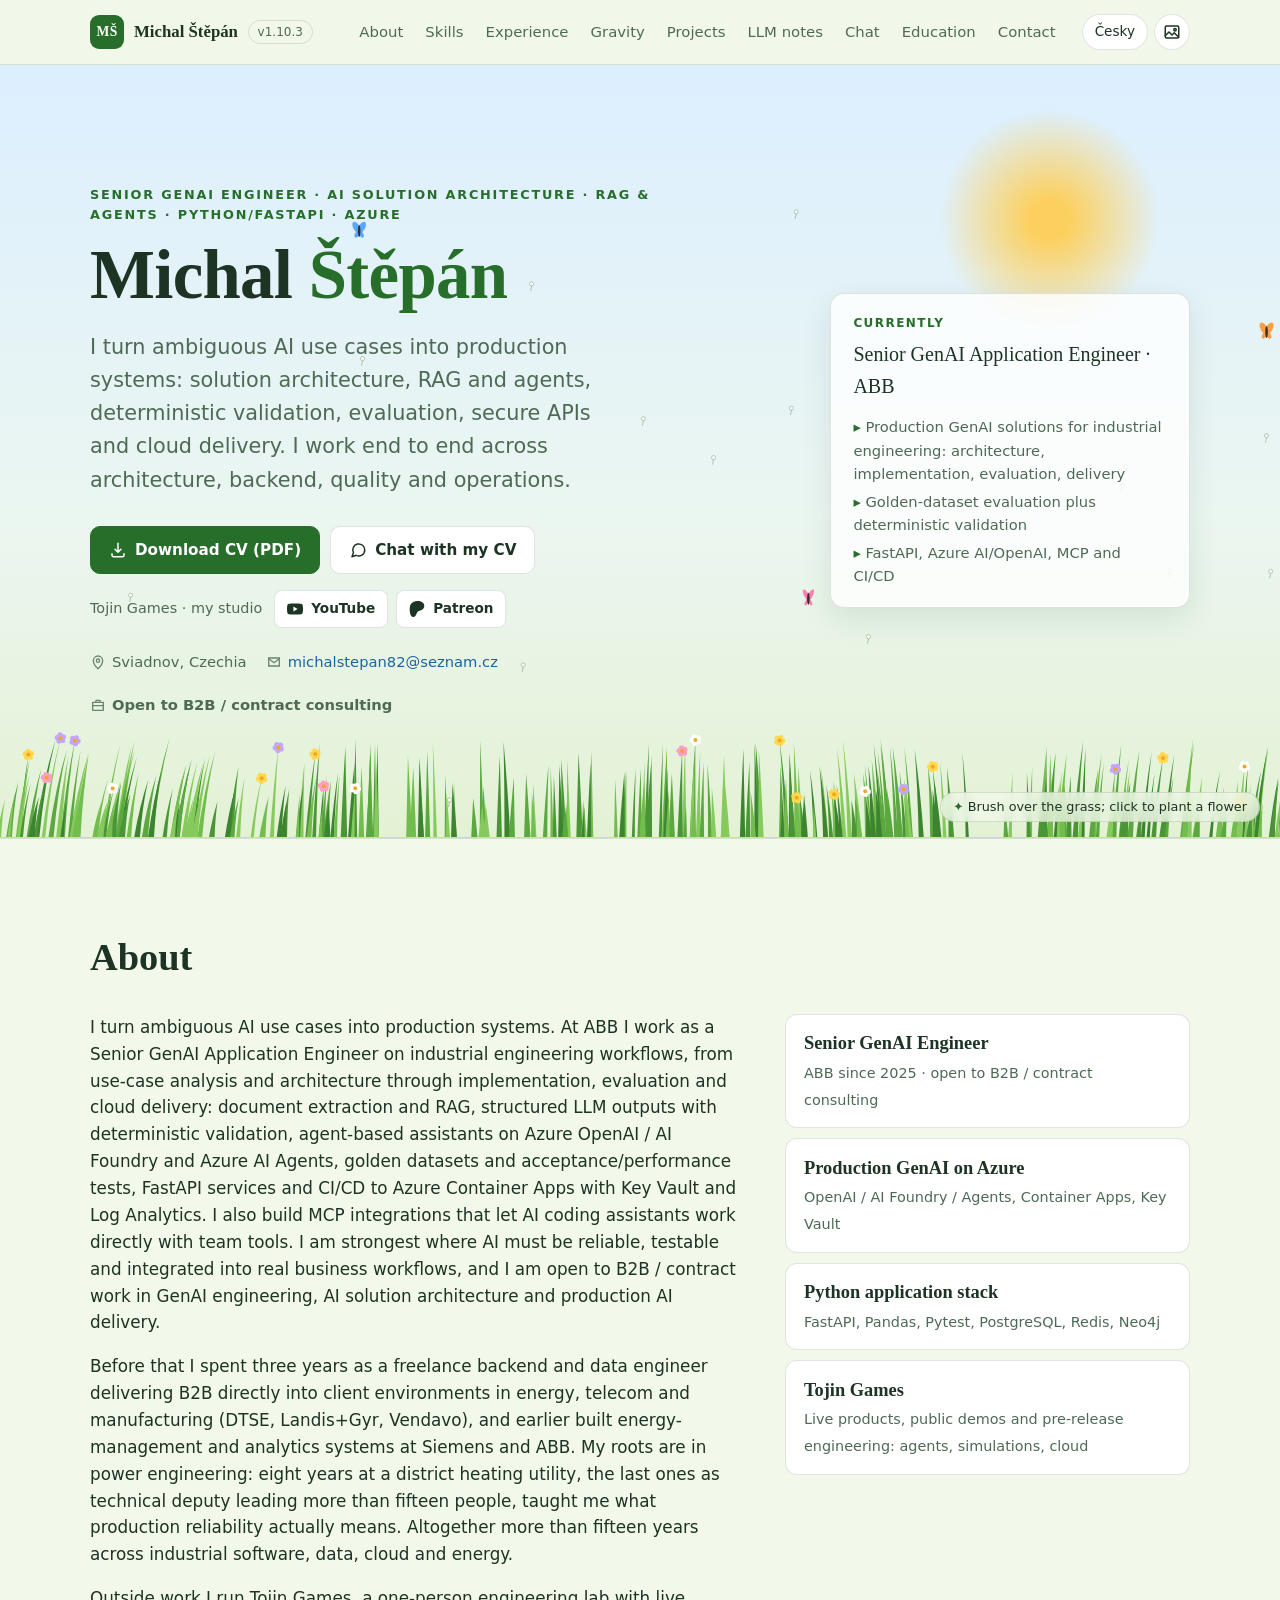
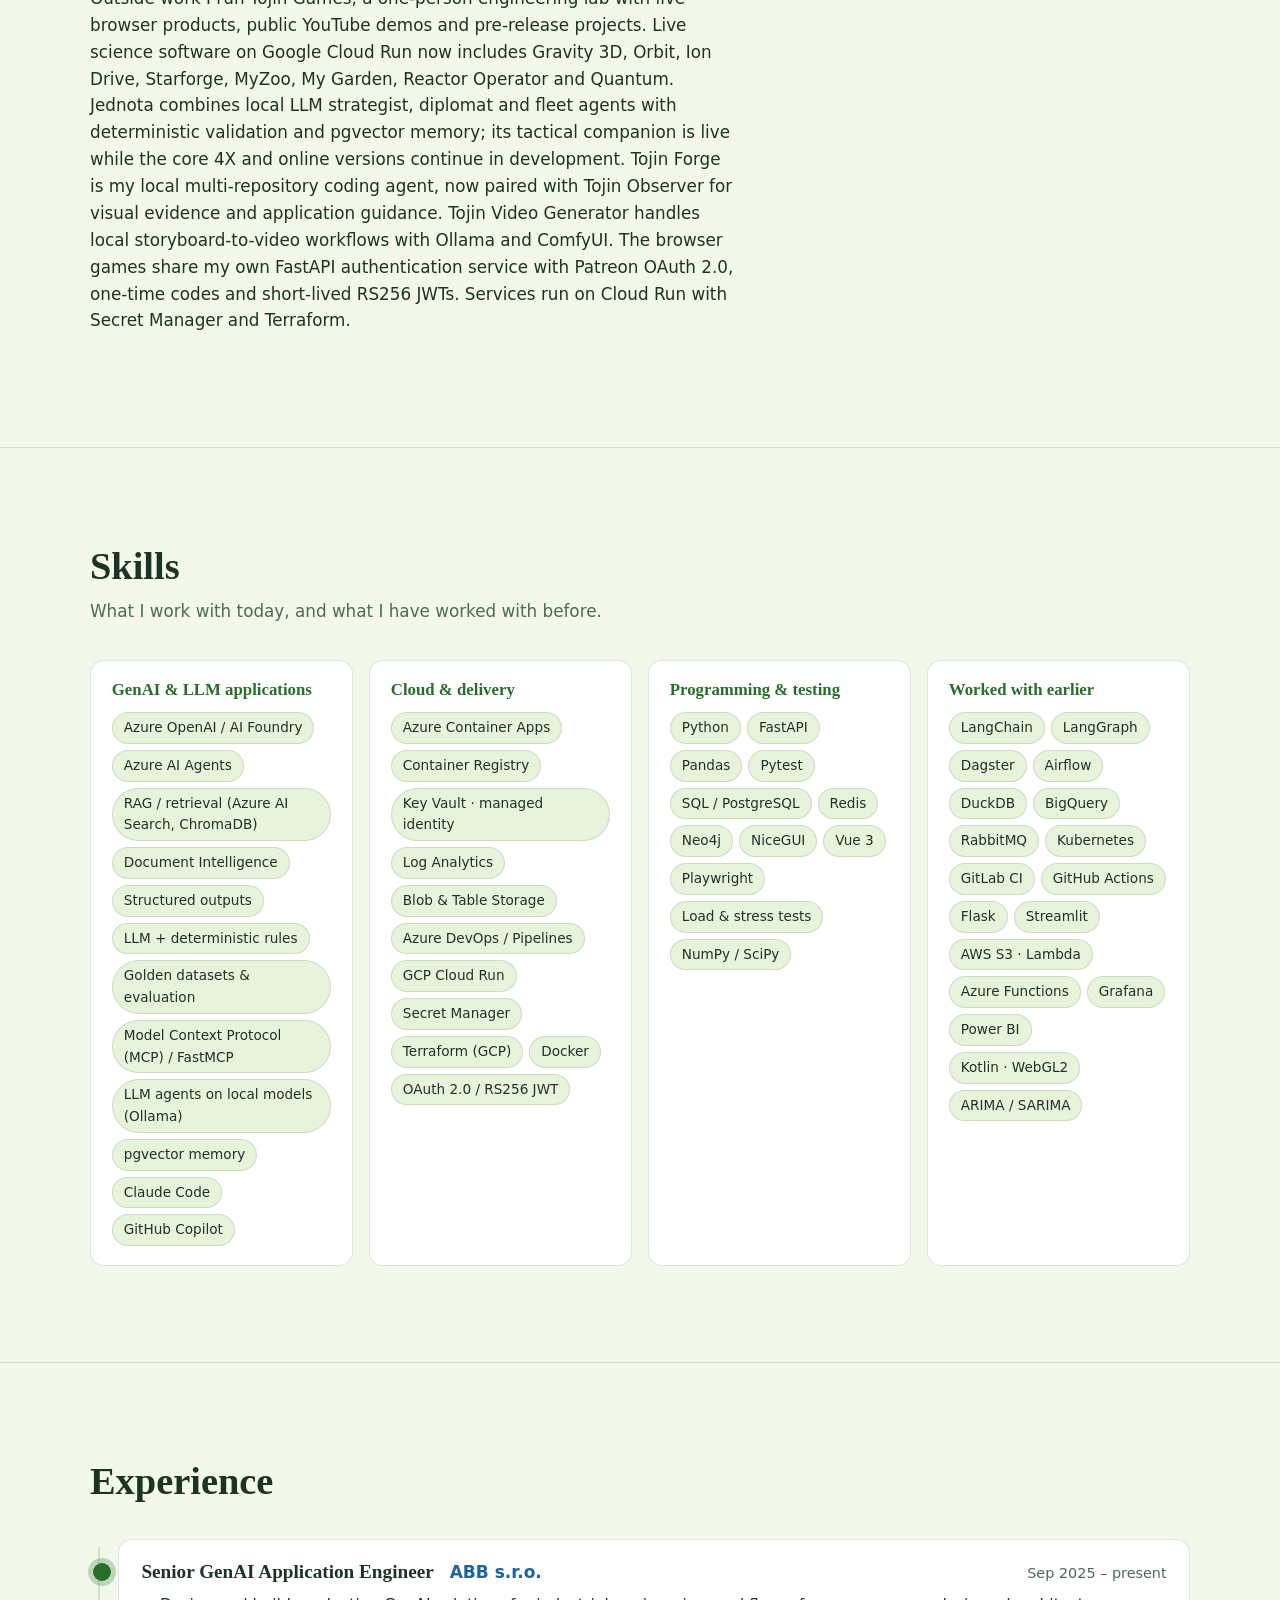
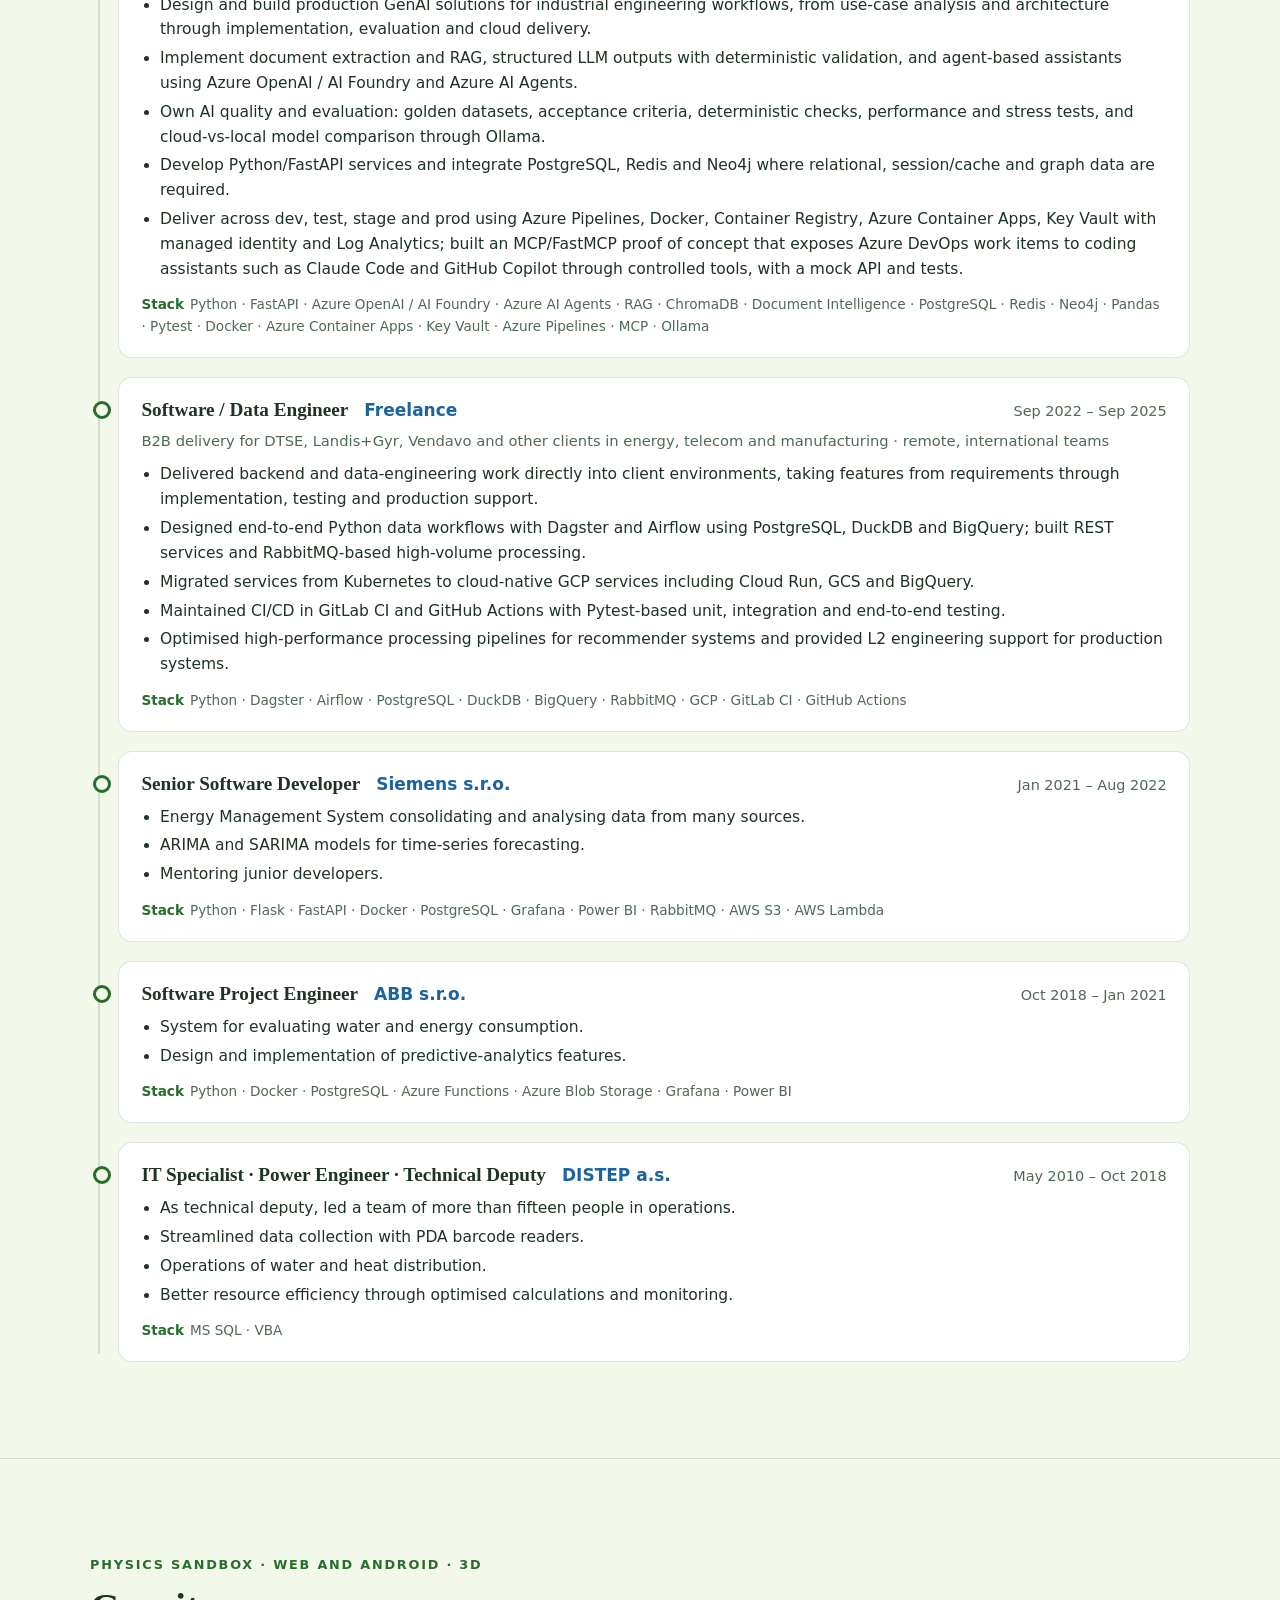
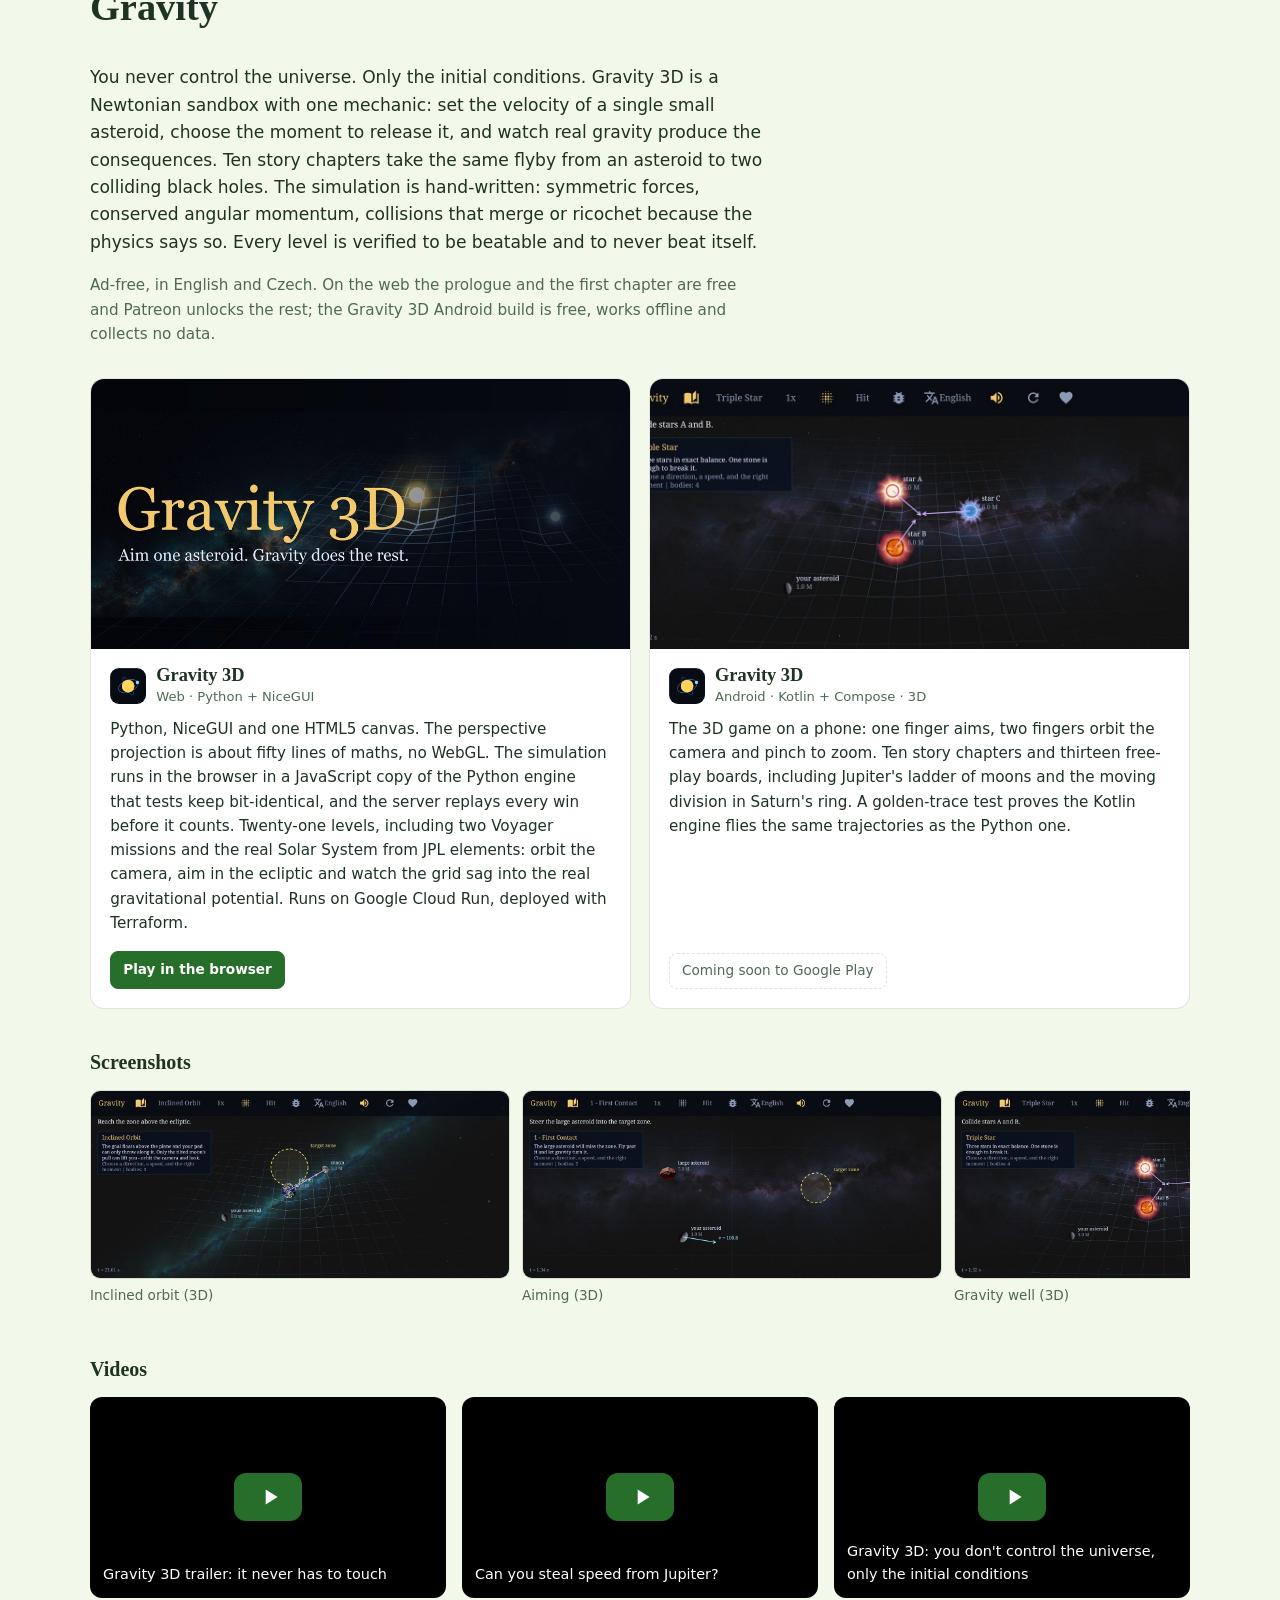
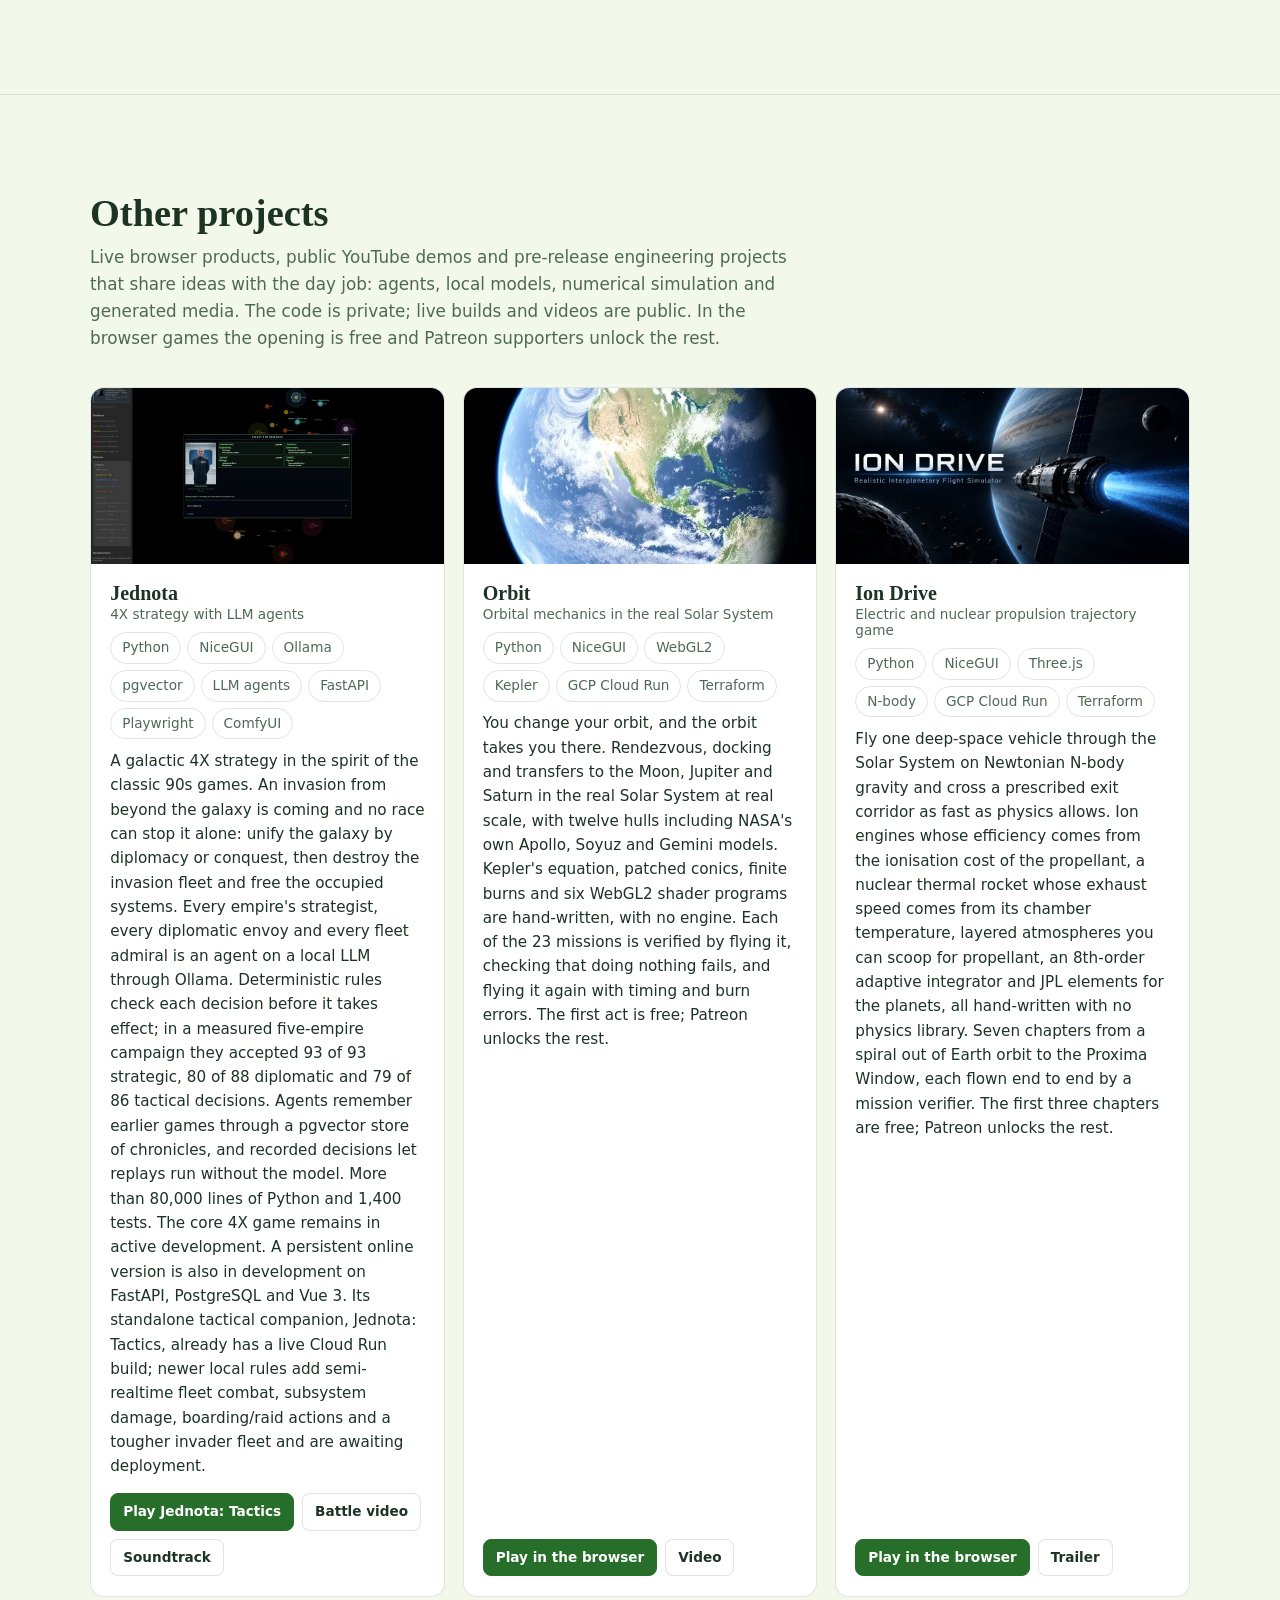
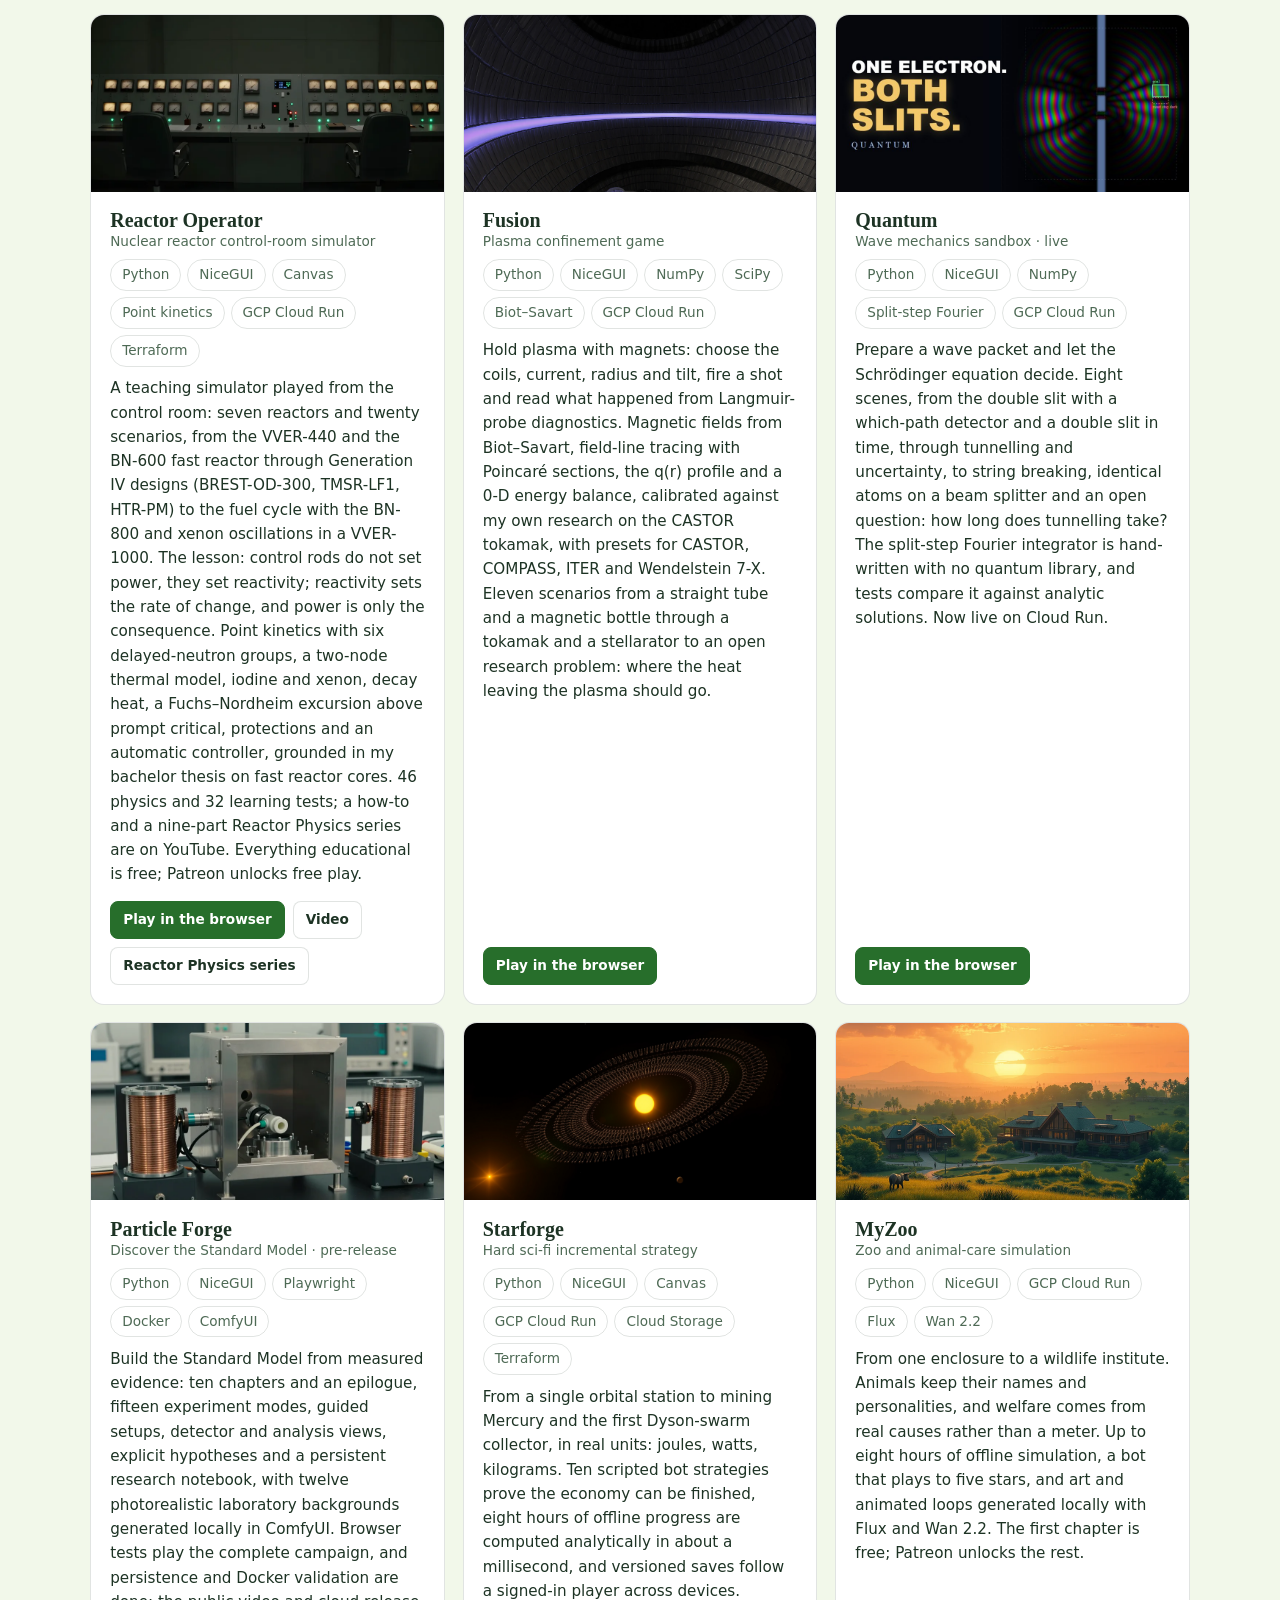
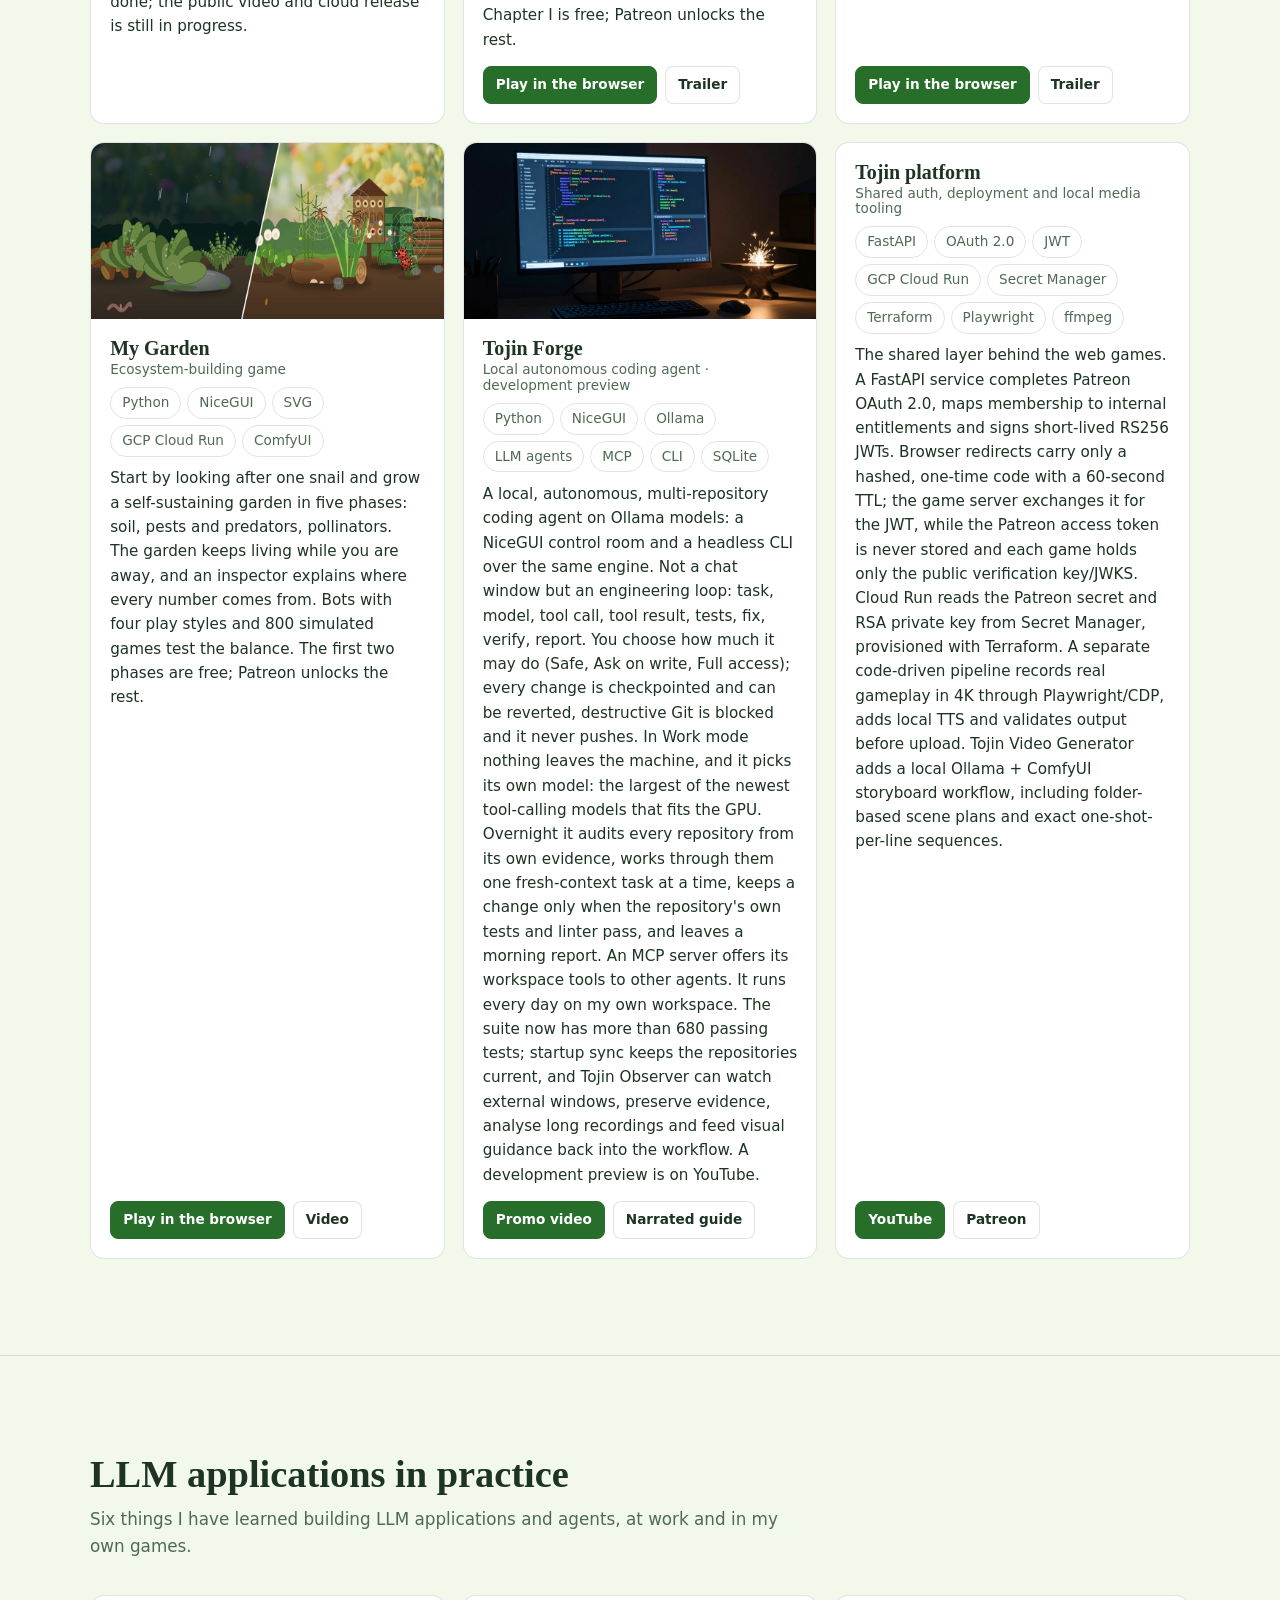
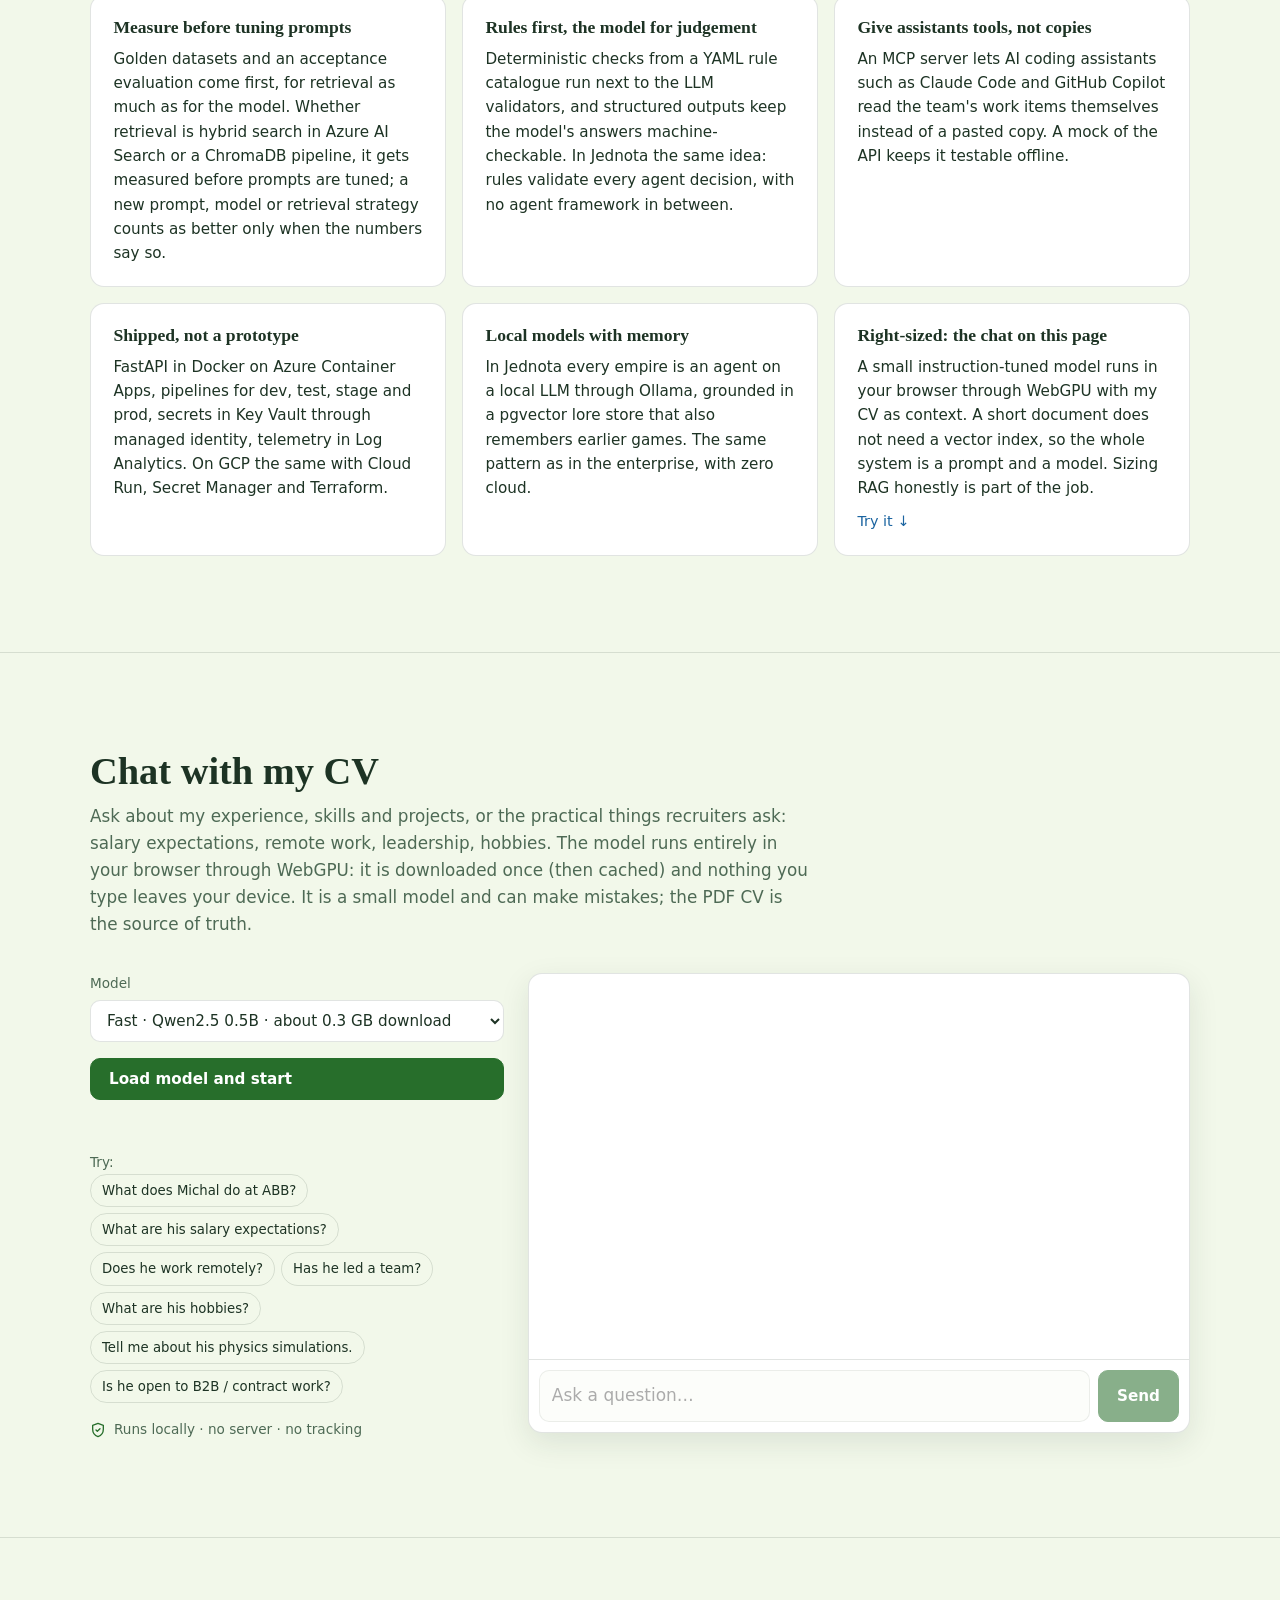
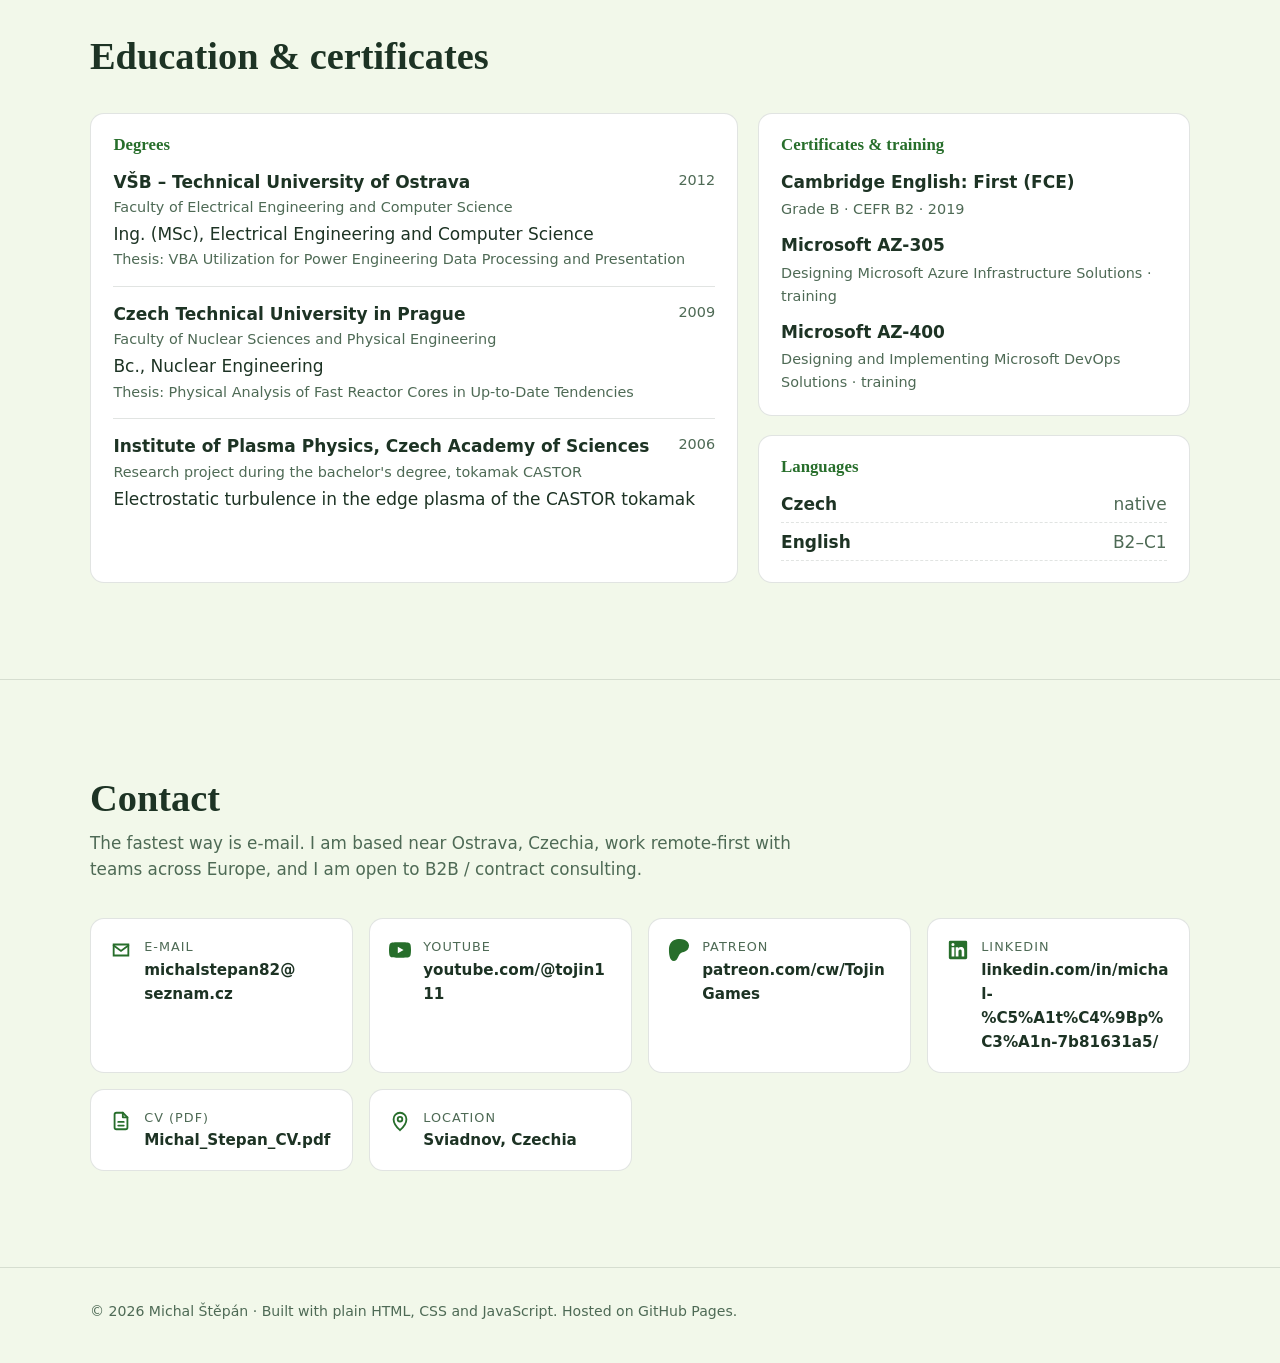
<file: index.html>
<!DOCTYPE html>
<html lang="en" data-bg="meadow">
<head>
  <meta charset="utf-8">
  <meta http-equiv="Content-Security-Policy" content="default-src 'none'; script-src 'self' 'wasm-unsafe-eval'; style-src 'self' 'unsafe-inline' https://fonts.googleapis.com; font-src https://fonts.gstatic.com; img-src 'self' data: blob: https://i.ytimg.com; media-src 'self' blob:; frame-src https://www.youtube-nocookie.com; connect-src 'self' https://huggingface.co https://*.huggingface.co https://*.hf.co https://raw.githubusercontent.com; worker-src 'self' blob:; base-uri 'none'; form-action 'none'; object-src 'none'">
  <meta name="viewport" content="width=device-width, initial-scale=1">
  <title>Michal Štěpán · Senior GenAI Engineer · AI Solution Architecture</title>
  <meta name="description" content="Michal Štěpán turns ambiguous AI use cases into production systems: AI solution architecture, RAG and agents, deterministic validation, golden-dataset evaluation, MCP, FastAPI and delivery on Azure and GCP. Open to B2B / contract consulting.">
  <meta name="author" content="Michal Štěpán">
  <meta name="theme-color" content="#f2f8ea">
  <meta property="og:type" content="website">
  <meta property="og:title" content="Michal Štěpán · Senior GenAI Engineer · AI Solution Architecture">
  <meta property="og:description" content="AI solution architecture and production GenAI: RAG and agents, evaluation, deterministic validation, MCP, FastAPI, Azure and GCP. Open to B2B / contract consulting.">
  <meta property="og:image" content="assets/img/gravity-3d-feature.jpg">
  <link rel="icon" href="data:image/svg+xml,%3Csvg%20xmlns='http://www.w3.org/2000/svg'%20viewBox='0%200%2064%2064'%3E%3Crect%20width='64'%20height='64'%20rx='14'%20fill='%23f1c55c'/%3E%3Ctext%20x='32'%20y='43'%20font-family='Georgia,serif'%20font-weight='700'%20font-size='30'%20text-anchor='middle'%20fill='%231a1408'%3EM%C5%A0%3C/text%3E%3C/svg%3E">
  <script src="assets/js/bg_init.js"></script>
  <link rel="preconnect" href="https://fonts.googleapis.com">
  <link rel="preconnect" href="https://fonts.gstatic.com" crossorigin>
  <link href="https://fonts.googleapis.com/css2?family=Inter:wght@400;600&family=Lora:wght@600;700&display=swap" rel="stylesheet">
  <link rel="stylesheet" href="assets/css/style.css">
  <script type="application/ld+json">
  {
    "@context": "https://schema.org",
    "@type": "Person",
    "name": "Michal Štěpán",
    "jobTitle": "Senior GenAI Engineer",
    "worksFor": { "@type": "Organization", "name": "ABB" },
    "url": "https://mxstex.github.io/MyWebPage/",
    "sameAs": ["https://www.linkedin.com/in/michal-%C5%A1t%C4%9Bp%C3%A1n-7b81631a5/", "https://www.youtube.com/@tojin111", "https://www.patreon.com/cw/TojinGames"],
    "address": { "@type": "PostalAddress", "addressLocality": "Sviadnov", "addressCountry": "CZ" }
  }
  </script>
    <style>.chat-details{margin-top:.4rem;font-size:.8rem;color:#9fb0c3}.chat-details pre{white-space:pre-wrap;word-break:break-word;font-size:.72rem;opacity:.85}</style>
  </head>
<body>
  <a class="skip" href="#main" data-i18n="skip">Skip to content</a>

  <header class="site-header">
    <nav class="container nav" aria-label="Main">
      <a class="brand" href="#top"><span class="mark">MŠ</span><span class="brand-name">Michal Štěpán</span></a>
      <button class="ver-btn" id="version-btn" type="button" aria-haspopup="dialog" data-i18n-attr="title:changelog.open"></button>
      <ul class="nav-links" id="nav-links">
        <li><a href="#about" data-i18n="nav.about">About</a></li>
        <li><a href="#skills" data-i18n="nav.skills">Skills</a></li>
        <li><a href="#experience" data-i18n="nav.experience">Experience</a></li>
        <li><a href="#gravity" data-i18n="nav.gravity">Gravity</a></li>
        <li><a href="#projects" data-i18n="nav.projects">Projects</a></li>
        <li><a href="#rag" data-i18n="nav.rag">LLM notes</a></li>
        <li><a href="#chat" data-i18n="nav.chat">Chat</a></li>
        <li><a href="#education" data-i18n="nav.education">Education</a></li>
        <li><a href="#contact" data-i18n="nav.contact">Contact</a></li>
      </ul>
      <div class="nav-ctrls">
        <button class="pill-btn" id="lang-toggle" type="button" data-i18n="lang.switch" data-i18n-attr="title:lang.switchTitle">Česky</button>
        <div class="bg-picker">
          <button class="icon-btn" id="bg-btn" type="button" aria-haspopup="menu" aria-expanded="false" aria-controls="bg-menu" data-i18n-attr="aria-label:bg.choose,title:bg.choose">
            <svg viewBox="0 0 24 24" fill="none" stroke="currentColor" stroke-width="2" stroke-linecap="round" stroke-linejoin="round"><rect x="3" y="4" width="18" height="16" rx="2"/><path d="m3 17 5-5 4 4 3-3 6 6"/><circle cx="16" cy="9" r="1.6"/></svg>
          </button>
          <div class="bg-menu" id="bg-menu" role="menu" hidden>
            <div class="bg-menu-title" data-i18n="bg.title">Background</div>
            <button type="button" role="menuitemradio" aria-checked="false" data-bg="meadow"><span class="sw"></span><span data-i18n="bg.meadow">Meadow</span></button>
            <button type="button" role="menuitemradio" aria-checked="false" data-bg="forest"><span class="sw"></span><span data-i18n="bg.forest">Forest at dusk</span></button>
            <button type="button" role="menuitemradio" aria-checked="false" data-bg="sea"><span class="sw"></span><span data-i18n="bg.sea">Sea</span></button>
            <button type="button" role="menuitemradio" aria-checked="false" data-bg="space"><span class="sw"></span><span data-i18n="bg.space">Space</span></button>
            <button type="button" role="menuitemradio" aria-checked="false" data-bg="nebula"><span class="sw"></span><span data-i18n="bg.nebula">Nebula</span></button>
            <button type="button" role="menuitemradio" aria-checked="false" data-bg="paper"><span class="sw"></span><span data-i18n="bg.paper">Paper</span></button>
          </div>
        </div>
        <button class="icon-btn menu-btn" id="menu-btn" type="button" aria-controls="nav-links" aria-expanded="false" data-i18n-attr="aria-label:nav.menu">
          <svg viewBox="0 0 24 24" fill="none" stroke="currentColor" stroke-width="2" stroke-linecap="round"><path d="M4 7h16M4 12h16M4 17h16"/></svg>
        </button>
      </div>
    </nav>
  </header>

  <main id="main">
    <!-- ===== HERO ===== -->
    <section class="hero" id="top">
      <canvas id="scene" aria-hidden="true"></canvas>
      <div class="scene-hint" id="scene-hint" aria-hidden="true"></div>
      <div class="container">
        <div class="hero-grid">
          <div>
            <div class="kicker" data-i18n="hero.kicker">Senior GenAI Engineer · AI Solution Architecture · RAG &amp; Agents · Python/FastAPI · Azure</div>
            <h1>Michal <span class="accent">Štěpán</span></h1>
            <p class="tagline" data-i18n="hero.tagline">I turn ambiguous AI use cases into production systems: solution architecture, RAG and agents, deterministic validation, evaluation, secure APIs and cloud delivery.</p>
            <div class="hero-cta">
              <a class="btn primary" id="cv-link" href="cv/Michal_Stepan_CV.pdf" download>
                <svg viewBox="0 0 24 24" fill="none" stroke="currentColor" stroke-width="2" stroke-linecap="round" stroke-linejoin="round"><path d="M12 3v12m0 0 4-4m-4 4-4-4M4 17v2a2 2 0 0 0 2 2h12a2 2 0 0 0 2-2v-2"/></svg>
                <span data-i18n="hero.cv">Download CV (PDF)</span>
              </a>
              <a class="btn" href="#chat">
                <svg viewBox="0 0 24 24" fill="none" stroke="currentColor" stroke-width="2" stroke-linecap="round" stroke-linejoin="round"><path d="M21 12a8 8 0 0 1-11.6 7.1L4 21l1.9-5.4A8 8 0 1 1 21 12Z"/></svg>
                <span data-i18n="hero.chat">Chat with my CV</span>
              </a>
            </div>
            <div class="hero-studio">
              <span class="lbl" data-i18n="hero.studio">Tojin Games · my studio</span>
              <a class="btn small" id="youtube-link" href="https://www.youtube.com/@tojin111" target="_blank" rel="noopener">
                <svg viewBox="0 0 24 24" fill="currentColor"><path d="M23.5 6.2a3 3 0 0 0-2.1-2.1C19.5 3.6 12 3.6 12 3.6s-7.5 0-9.4.5A3 3 0 0 0 .5 6.2 31 31 0 0 0 0 12a31 31 0 0 0 .5 5.8 3 3 0 0 0 2.1 2.1c1.9.5 9.4.5 9.4.5s7.5 0 9.4-.5a3 3 0 0 0 2.1-2.1A31 31 0 0 0 24 12a31 31 0 0 0-.5-5.8ZM9.6 15.6V8.4l6.3 3.6-6.3 3.6Z"/></svg>
                <span data-i18n="hero.youtube">YouTube</span>
              </a>
              <a class="btn small" id="patreon-link" href="https://www.patreon.com/cw/TojinGames" target="_blank" rel="noopener">
                <svg viewBox="0 0 24 24" fill="currentColor"><path d="M22.957 7.21c-.004-3.064-2.391-5.576-5.191-6.482-3.478-1.125-8.064-.962-11.384.604C2.357 3.231 1.093 7.391 1.046 11.54c-.039 3.411.302 12.396 5.369 12.46 3.765.047 4.326-4.804 6.068-7.141 1.24-1.662 2.836-2.132 4.801-2.618 3.376-.836 5.678-3.501 5.673-7.031Z"/></svg>
                <span data-i18n="hero.patreon">Patreon</span>
              </a>
            </div>
            <div class="hero-meta">
              <span><svg viewBox="0 0 24 24" fill="none" stroke="currentColor" stroke-width="2" stroke-linecap="round"><path d="M12 22s7-6.2 7-12a7 7 0 1 0-14 0c0 5.8 7 12 7 12Z"/><circle cx="12" cy="10" r="2.5"/></svg><span id="hero-location">Sviadnov, Czechia</span></span>
              <span><svg viewBox="0 0 24 24" fill="none" stroke="currentColor" stroke-width="2" stroke-linecap="round"><path d="M4 6h16v12H4z"/><path d="m4 7 8 6 8-6"/></svg><a id="hero-email" href="mailto:michalstepan82@seznam.cz">michalstepan82@seznam.cz</a></span>
              <span><svg viewBox="0 0 24 24" fill="none" stroke="currentColor" stroke-width="2" stroke-linecap="round" stroke-linejoin="round"><path d="M4 8h16v12H4z"/><path d="M9 8V5h6v3M4 13h16"/></svg><strong data-i18n="hero.b2b">Open to B2B / contract consulting</strong></span>
            </div>
          </div>
          <aside class="now-card">
            <div class="label" data-i18n="hero.now.label">Currently</div>
            <div class="big" data-i18n="hero.now.big">Senior GenAI Application Engineer · ABB</div>
            <ul>
              <li data-i18n="hero.now.1">Production GenAI solutions for industrial engineering: architecture, implementation, evaluation, delivery</li>
              <li data-i18n="hero.now.2">Golden-dataset evaluation plus deterministic validation</li>
              <li data-i18n="hero.now.3">FastAPI, Azure AI/OpenAI, MCP and CI/CD</li>
            </ul>
          </aside>
        </div>
      </div>
    </section>

    <!-- ===== ABOUT ===== -->
    <section id="about">
      <div class="container">
        <div class="section-head">
          <h2 data-i18n="about.title">About</h2>
        </div>
        <div class="about-grid">
          <div>
            <p data-i18n="about.p1"></p>
            <p data-i18n="about.p2"></p>
            <p data-i18n="about.p3"></p>
          </div>
          <div class="facts">
            <div class="fact"><b data-i18n="about.fact1.b"></b><span data-i18n="about.fact1.s"></span></div>
            <div class="fact"><b data-i18n="about.fact2.b"></b><span data-i18n="about.fact2.s"></span></div>
            <div class="fact"><b data-i18n="about.fact3.b"></b><span data-i18n="about.fact3.s"></span></div>
            <div class="fact"><b data-i18n="about.fact4.b"></b><span data-i18n="about.fact4.s"></span></div>
          </div>
        </div>
      </div>
    </section>

    <!-- ===== SKILLS ===== -->
    <section id="skills">
      <div class="container">
        <div class="section-head">
          <h2 data-i18n="skills.title">Skills</h2>
          <p class="lead" data-i18n="skills.lead"></p>
        </div>
        <div class="skill-groups" id="skill-groups"></div>
      </div>
    </section>

    <!-- ===== EXPERIENCE ===== -->
    <section id="experience">
      <div class="container">
        <div class="section-head">
          <h2 data-i18n="experience.title">Experience</h2>
        </div>
        <div class="timeline" id="timeline"></div>
      </div>
    </section>

    <!-- ===== GRAVITY ===== -->
    <section id="gravity">
      <div class="container">
        <div class="section-head">
          <div class="kicker" data-i18n="gravity.kicker">Physics sandbox · web and Android · 3D</div>
          <h2 data-i18n="gravity.title">Gravity</h2>
        </div>
        <div class="gravity-intro">
          <p data-i18n="gravity.intro"></p>
          <p class="free" data-i18n="gravity.free"></p>
        </div>
        <div class="app-grid" id="app-grid"></div>

        <h3 class="subhead" data-i18n="gravity.gallery">Screenshots</h3>
        <div class="strip" id="gallery"></div>

        <div id="videos-block">
          <h3 class="subhead" data-i18n="gravity.videos">Videos</h3>
          <div class="video-grid" id="videos"></div>
        </div>
      </div>
    </section>

    <!-- ===== PROJECTS ===== -->
    <section id="projects">
      <div class="container">
        <div class="section-head">
          <h2 data-i18n="projects.title">Other projects</h2>
          <p class="lead" data-i18n="projects.lead"></p>
        </div>
        <div class="project-grid" id="project-grid"></div>
      </div>
    </section>

    <!-- ===== LLM notes ===== -->
    <section id="rag">
      <div class="container">
        <div class="section-head">
          <h2 data-i18n="rag.title">LLM applications in practice</h2>
          <p class="lead" data-i18n="rag.lead"></p>
        </div>
        <div class="rag-grid" id="rag-grid"></div>
      </div>
    </section>

    <!-- ===== CHAT ===== -->
    <section id="chat">
      <div class="container">
        <div class="section-head">
          <h2 data-i18n="chat.title">Chat with my CV</h2>
          <p class="lead" data-i18n="chat.intro"></p>
        </div>
        <div class="chat-wrap">
          <div class="chat-side">
            <div class="field">
              <label for="chat-model" data-i18n="chat.model">Model</label>
              <select id="chat-model">
                <option value="small" data-i18n="chat.model.small">Fast · Qwen2.5 0.5B · about 0.4 GB download</option>
                <option value="large" data-i18n="chat.model.large">Better answers · Qwen2.5 1.5B · about 1 GB download</option>
              </select>
            </div>
            <button class="btn primary" id="chat-start" type="button" data-i18n="chat.start">Load model and start</button>
            <div class="progress" id="chat-progress" hidden><div></div></div>
            <div class="status" id="chat-status"></div>
            <div>
              <div class="field"><label data-i18n="chat.suggest">Try:</label></div>
              <div class="suggest" id="chat-suggest"></div>
            </div>
            <div class="privacy">
              <svg viewBox="0 0 24 24" fill="none" stroke="currentColor" stroke-width="2" stroke-linecap="round" stroke-linejoin="round"><path d="M12 2 4 5v6c0 5 3.4 9.4 8 11 4.6-1.6 8-6 8-11V5l-8-3Z"/><path d="m9 12 2 2 4-4"/></svg>
              <span data-i18n="chat.privacy">Runs locally · no server · no tracking</span>
            </div>
          </div>
          <div class="chat-box">
            <div class="messages" id="chat-messages" aria-live="polite"></div>
            <form class="chat-input" id="chat-form">
              <input id="chat-input" type="text" autocomplete="off" disabled data-i18n-attr="placeholder:chat.placeholder" placeholder="Ask a question…">
              <button class="btn primary" id="chat-send" type="submit" disabled data-i18n="chat.send">Send</button>
              <button class="btn" id="chat-stop" type="button" hidden data-i18n="chat.stop">Stop</button>
            </form>
          </div>
        </div>
      </div>
    </section>

    <!-- ===== EDUCATION ===== -->
    <section id="education">
      <div class="container">
        <div class="section-head">
          <h2 data-i18n="education.title">Education & certificates</h2>
        </div>
        <div class="edu-grid">
          <div class="card">
            <h3 data-i18n="education.degrees">Degrees</h3>
            <div id="degrees"></div>
          </div>
          <div class="side-stack">
            <div class="card">
              <h3 data-i18n="education.certs">Certificates & training</h3>
              <div id="certs"></div>
            </div>
            <div class="card">
              <h3 data-i18n="education.langs">Languages</h3>
              <div class="langs" id="langs"></div>
            </div>
          </div>
        </div>
      </div>
    </section>

    <!-- ===== CONTACT ===== -->
    <section id="contact">
      <div class="container">
        <div class="section-head">
          <h2 data-i18n="contact.title">Contact</h2>
          <p class="lead" data-i18n="contact.lead"></p>
        </div>
        <div class="contact-grid">
          <a class="contact-item" id="contact-email" href="mailto:michalstepan82@seznam.cz">
            <svg viewBox="0 0 24 24" fill="none" stroke="currentColor" stroke-width="2" stroke-linecap="round"><path d="M4 6h16v12H4z"/><path d="m4 7 8 6 8-6"/></svg>
            <div><div class="k" data-i18n="contact.email">E-mail</div><div class="v" id="contact-email-v"></div></div>
          </a>
          <a class="contact-item" id="contact-youtube" href="https://www.youtube.com/@tojin111" target="_blank" rel="noopener">
            <svg viewBox="0 0 24 24" fill="currentColor"><path d="M23.5 6.2a3 3 0 0 0-2.1-2.1C19.5 3.6 12 3.6 12 3.6s-7.5 0-9.4.5A3 3 0 0 0 .5 6.2 31 31 0 0 0 0 12a31 31 0 0 0 .5 5.8 3 3 0 0 0 2.1 2.1c1.9.5 9.4.5 9.4.5s7.5 0 9.4-.5a3 3 0 0 0 2.1-2.1A31 31 0 0 0 24 12a31 31 0 0 0-.5-5.8ZM9.6 15.6V8.4l6.3 3.6-6.3 3.6Z"/></svg>
            <div><div class="k" data-i18n="contact.youtube">YouTube</div><div class="v">youtube.com/@tojin111</div></div>
          </a>
          <a class="contact-item" id="contact-patreon" href="https://www.patreon.com/cw/TojinGames" target="_blank" rel="noopener">
            <svg viewBox="0 0 24 24" fill="currentColor"><path d="M22.957 7.21c-.004-3.064-2.391-5.576-5.191-6.482-3.478-1.125-8.064-.962-11.384.604C2.357 3.231 1.093 7.391 1.046 11.54c-.039 3.411.302 12.396 5.369 12.46 3.765.047 4.326-4.804 6.068-7.141 1.24-1.662 2.836-2.132 4.801-2.618 3.376-.836 5.678-3.501 5.673-7.031Z"/></svg>
            <div><div class="k" data-i18n="contact.patreon">Patreon</div><div class="v">patreon.com/cw/TojinGames</div></div>
          </a>
          <a class="contact-item hidden" id="contact-linkedin" href="#" target="_blank" rel="noopener">
            <svg viewBox="0 0 24 24" fill="currentColor"><path d="M20.4 2H3.6A1.6 1.6 0 0 0 2 3.6v16.8A1.6 1.6 0 0 0 3.6 22h16.8a1.6 1.6 0 0 0 1.6-1.6V3.6A1.6 1.6 0 0 0 20.4 2ZM8 19H5V9h3v10ZM6.5 7.7a1.7 1.7 0 1 1 0-3.4 1.7 1.7 0 0 1 0 3.4ZM19 19h-3v-4.9c0-1.2 0-2.7-1.6-2.7s-1.9 1.3-1.9 2.6V19h-3V9h2.9v1.4a3.2 3.2 0 0 1 2.8-1.6c3 0 3.6 2 3.6 4.6V19Z"/></svg>
            <div><div class="k" data-i18n="contact.linkedin">LinkedIn</div><div class="v" id="contact-linkedin-v"></div></div>
          </a>
          <a class="contact-item" id="contact-cv" href="cv/Michal_Stepan_CV.pdf" download>
            <svg viewBox="0 0 24 24" fill="none" stroke="currentColor" stroke-width="2" stroke-linecap="round" stroke-linejoin="round"><path d="M14 3H7a2 2 0 0 0-2 2v14a2 2 0 0 0 2 2h10a2 2 0 0 0 2-2V8l-5-5Z"/><path d="M14 3v5h5M9 13h6M9 17h6"/></svg>
            <div><div class="k" data-i18n="contact.cv">CV (PDF)</div><div class="v">Michal_Stepan_CV.pdf</div></div>
          </a>
          <div class="contact-item">
            <svg viewBox="0 0 24 24" fill="none" stroke="currentColor" stroke-width="2" stroke-linecap="round"><path d="M12 22s7-6.2 7-12a7 7 0 1 0-14 0c0 5.8 7 12 7 12Z"/><circle cx="12" cy="10" r="2.5"/></svg>
            <div><div class="k" data-i18n="contact.location">Location</div><div class="v" id="contact-location"></div></div>
          </div>
        </div>
      </div>
    </section>
  </main>

  <footer>
    <div class="container">
      <span>© <span id="year">2026</span> Michal Štěpán · <span data-i18n="footer.built">Built with plain HTML, CSS and JavaScript. Hosted on GitHub Pages.</span></span>
    </div>
  </footer>

  <dialog class="changelog" id="changelog" aria-labelledby="changelog-title">
    <div class="changelog-head">
      <h2 id="changelog-title" data-i18n="changelog.title">Changelog</h2>
      <button class="icon-btn" id="changelog-close" type="button" data-i18n-attr="aria-label:lightbox.close,title:lightbox.close">
        <svg viewBox="0 0 24 24" fill="none" stroke="currentColor" stroke-width="2" stroke-linecap="round"><path d="M6 6l12 12M18 6 6 18"/></svg>
      </button>
    </div>
    <div class="changelog-list" id="changelog-list"></div>
  </dialog>

  <dialog class="lightbox" id="lightbox">
    <figure>
      <img id="lightbox-img" alt="">
      <figcaption id="lightbox-cap"></figcaption>
    </figure>
  </dialog>

  <script src="assets/js/content.js"></script>
  <script src="assets/js/main.js"></script>
  <script src="assets/js/chat_loader.js"></script>
    <script src="assets/js/chat.js"></script>
</body>
</html>
</file>
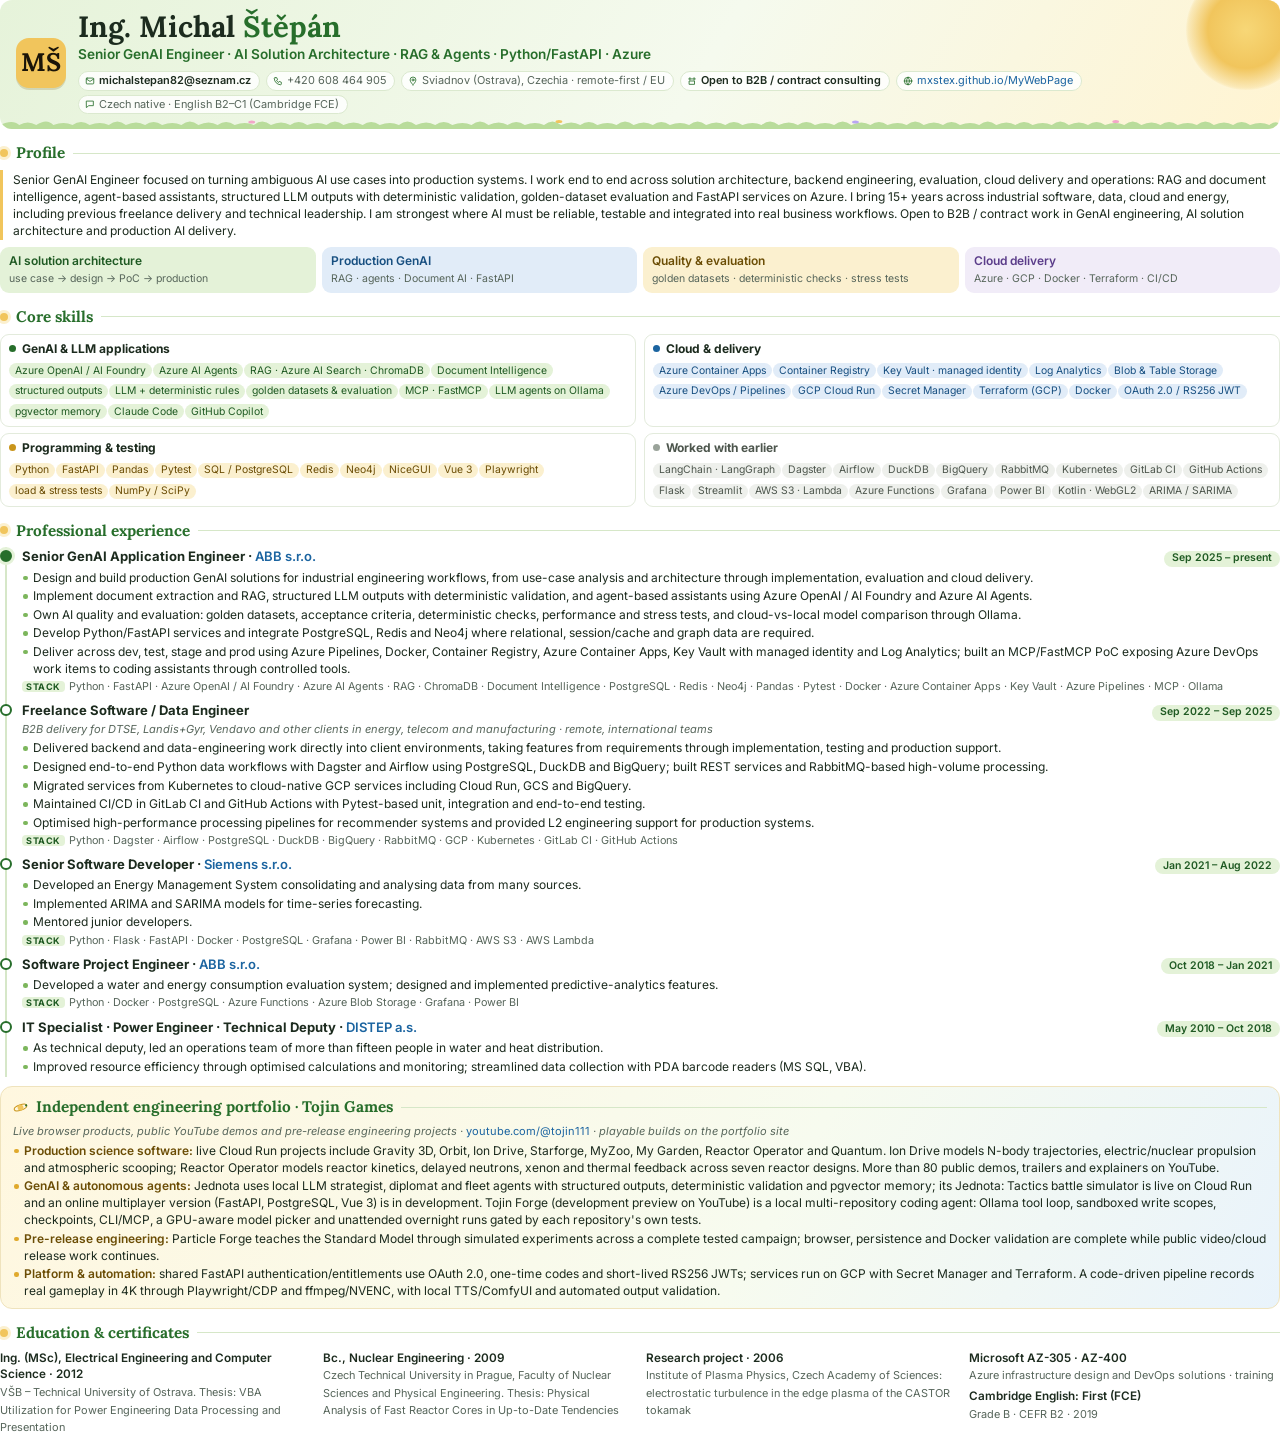
<file: cv/Michal_Stepan_CV.html>
<!DOCTYPE html>
<html lang="en">
<head>
<meta charset="utf-8">
<title>Michal Štěpán · CV</title>
<!-- Source of cv/Michal_Stepan_CV.pdf. Re-export after every change (see README). Colours follow the site's Meadow palette. -->
<link rel="preconnect" href="https://fonts.googleapis.com">
<link rel="preconnect" href="https://fonts.gstatic.com" crossorigin>
<link href="https://fonts.googleapis.com/css2?family=Inter:wght@400;500;600;700&family=Lora:wght@600;700&display=swap" rel="stylesheet">
<style>
  @page { size: A4; margin: 10mm 13mm 10mm 13mm; }
  :root {
    --ink: #1c2b1e; --muted: #56655a; --rule: #d6e7c8;
    --green: #276e2b; --green-soft: #e4f2d8; --green-ink: #1f5a23;
    --blue: #1b64a0; --blue-soft: #e1ecf8; --blue-ink: #174f80;
    --gold: #f1c55c; --gold-soft: #fbf0cf; --gold-ink: #6b4d05;
    --grey-soft: #eef0ec; --grey-ink: #4d564d;
  }
  * { box-sizing: border-box; }
  html, body { margin: 0; padding: 0; background: #fff; }
  body { font-family: "Inter", "Segoe UI", Arial, sans-serif; font-size: 9pt; line-height: 1.42; color: var(--ink); -webkit-print-color-adjust: exact; print-color-adjust: exact; }
  a { color: var(--blue); text-decoration: none; }
  b { font-weight: 600; }
  p { margin: 0 0 4px; }

  /* ---------- header ---------- */
  .hero { position: relative; overflow: hidden; display: flex; gap: 12px; align-items: center; padding: 11px 16px 15px; border-radius: 12px;
          background: linear-gradient(120deg, #e6f3da 0%, #f5faee 55%, #fff4d2 100%); }
  .hero .sun { position: absolute; right: -26px; top: -30px; width: 120px; height: 120px; border-radius: 50%;
               background: radial-gradient(circle, #f7d777 0%, #f1c55c 45%, rgba(241,197,92,0.25) 68%, rgba(241,197,92,0) 72%); }
  .hero .grass { position: absolute; left: 0; right: 0; bottom: 0; width: 100%; height: 11px; }
  .mark { flex: none; width: 50px; height: 50px; border-radius: 13px; background: var(--gold); color: #1a1408; display: grid; place-items: center;
          font-family: "Lora", Georgia, serif; font-weight: 700; font-size: 19pt; box-shadow: 0 2px 0 rgba(107,77,5,0.18); position: relative; }
  .who { position: relative; }
  h1 { font-family: "Lora", Georgia, serif; font-size: 22pt; line-height: 1.05; margin: 0; color: var(--ink); }
  h1 .accent { color: var(--green); }
  .role { font-size: 10.2pt; font-weight: 600; color: var(--green); margin: 3px 0 7px; }
  .contact { display: flex; flex-wrap: wrap; gap: 4px 6px; }
  .contact span { display: inline-flex; align-items: center; gap: 4px; background: rgba(255,255,255,0.85); border: 1px solid #dbe9cf; border-radius: 999px;
                  padding: 1px 8px 1px 6px; font-size: 8.2pt; color: var(--muted); }
  .contact span b { color: var(--ink); font-weight: 600; }
  .contact svg { width: 10px; height: 10px; stroke: var(--green); fill: none; stroke-width: 2; stroke-linecap: round; stroke-linejoin: round; }

  /* ---------- sections ---------- */
  h2 { display: flex; align-items: center; gap: 8px; font-family: "Lora", Georgia, serif; font-size: 11.5pt; color: var(--green);
       margin: 13px 0 6px; break-after: avoid; }
  h2::before { content: ""; flex: none; width: 8px; height: 8px; border-radius: 50%; background: var(--gold); box-shadow: 0 0 0 3px var(--gold-soft); }
  h2::after { content: ""; flex: 1; height: 1px; background: var(--rule); }

  .profile { border-left: 3px solid var(--gold); padding: 1px 0 1px 10px; }

  .highlights { display: grid; grid-template-columns: repeat(4, 1fr); gap: 6px; margin-top: 7px; }
  .hl { border-radius: 9px; padding: 5px 9px 6px; }
  .hl b { display: block; font-size: 9pt; }
  .hl span { font-size: 7.9pt; color: var(--muted); }
  .hl.g { background: var(--green-soft); } .hl.g b { color: var(--green-ink); }
  .hl.b { background: var(--blue-soft); }  .hl.b b { color: var(--blue-ink); }
  .hl.y { background: var(--gold-soft); }  .hl.y b { color: var(--gold-ink); }
  .hl.n { background: #f1ecf8; }           .hl.n b { color: #5b3d8a; }

  /* ---------- skills ---------- */
  .skills { display: grid; grid-template-columns: 1fr 1fr; gap: 6px 8px; }
  .sk { border: 1px solid #e3ebdc; border-radius: 9px; padding: 5px 8px 4px; }
  .sk h3 { display: flex; align-items: center; gap: 6px; font-size: 9pt; margin: 0 0 4px; }
  .sk h3 i { width: 7px; height: 7px; border-radius: 50%; }
  .chips span { display: inline-block; font-size: 7.8pt; line-height: 1.35; padding: 0.5px 6px; margin: 0 1px 3px 0; border-radius: 999px; }
  .sk.g h3 i { background: var(--green); } .sk.g .chips span { background: var(--green-soft); color: var(--green-ink); }
  .sk.b h3 i { background: var(--blue); }  .sk.b .chips span { background: var(--blue-soft); color: var(--blue-ink); }
  .sk.y h3 i { background: #c9951b; }      .sk.y .chips span { background: var(--gold-soft); color: var(--gold-ink); }
  .sk.n h3 i { background: #9aa39a; }      .sk.n .chips span { background: var(--grey-soft); color: var(--grey-ink); }
  .sk.n h3 { color: var(--grey-ink); }

  /* ---------- experience ---------- */
  .job { position: relative; margin: 0 0 0 5px; padding: 0 0 7px 15px; border-left: 2px solid var(--rule); }
  .job:last-child { padding-bottom: 1px; }
  .job-head, .note { break-after: avoid; }
  li { break-inside: avoid; }
  .job::before { content: ""; position: absolute; left: -7px; top: 3px; width: 8px; height: 8px; border-radius: 50%; background: #fff; border: 2px solid var(--green); }
  .job.now::before { background: var(--green); box-shadow: 0 0 0 3px var(--green-soft); }
  .job-head { display: flex; justify-content: space-between; align-items: baseline; gap: 10px; }
  .job-head h3 { font-size: 9.8pt; margin: 0; }
  .job-head h3 span { font-weight: 600; color: var(--blue); }
  .when { flex: none; font-size: 7.9pt; font-weight: 600; color: var(--green-ink); background: var(--green-soft); border-radius: 999px; padding: 0.5px 8px; white-space: nowrap; }
  .note { font-size: 8.3pt; color: var(--muted); font-style: italic; margin: 1px 0 1px; }
  ul { list-style: none; margin: 2px 0 0; padding-left: 11px; }
  li { position: relative; margin: 0 0 1.5px; }
  li::before { content: ""; position: absolute; left: -10px; top: 0.58em; width: 4.5px; height: 4.5px; border-radius: 50%; background: #7cb65c; }
  .stack { font-size: 8.1pt; color: var(--muted); margin-top: 2px; }
  .stack b { font-size: 6.8pt; font-weight: 700; letter-spacing: 0.06em; text-transform: uppercase; color: var(--green-ink); background: var(--green-soft);
             border-radius: 4px; padding: 0 4px; margin-right: 4px; }

  /* ---------- Tojin Games ---------- */
  .tojin { margin-top: 9px; border-radius: 12px; padding: 7px 12px 7px; background: linear-gradient(120deg, #fff7df 0%, #f7fbef 60%, #e9f3fb 100%); border: 1px solid #efe3bd; break-inside: avoid; }
  .tojin h2 { margin-top: 2px; }
  .tojin h2::before { display: none; }
  .tojin h2 svg { flex: none; width: 15px; height: 15px; }
  .tojin .note a { font-style: normal; }
  .tojin li b { color: var(--gold-ink); }
  .tojin li::before { background: #e0a92c; }

  /* ---------- education ---------- */
  .cols4 { display: grid; grid-template-columns: 1fr 1fr 1fr 1fr; gap: 0 12px; }
  .edu { margin: 0 0 4px; }
  .edu b { display: block; font-size: 8.8pt; }
  .edu span { color: var(--muted); font-size: 8.2pt; }
  .keep { break-inside: avoid; }
</style>
</head>
<body>

<header class="hero">
  <div class="sun"></div>
  <svg class="grass" viewBox="0 0 600 11" preserveAspectRatio="none" aria-hidden="true">
    <path fill="#b9dc9b" d="M0 11 L0 7 Q6 1 9 7 Q13 2 17 7 Q22 0 25 7 Q30 3 34 7 Q38 1 42 7 Q47 3 51 7 Q55 0 59 7 Q64 2 68 7 Q72 1 76 7 Q81 3 85 7 Q89 0 93 7 Q98 2 102 7 Q106 1 110 7 Q115 3 119 7 Q123 0 127 7 Q132 2 136 7 Q140 1 144 7 Q149 3 153 7 Q157 0 161 7 Q166 2 170 7 Q174 1 178 7 Q183 3 187 7 Q191 0 195 7 Q200 2 204 7 Q208 1 212 7 Q217 3 221 7 Q225 0 229 7 Q234 2 238 7 Q242 1 246 7 Q251 3 255 7 Q259 0 263 7 Q268 2 272 7 Q276 1 280 7 Q285 3 289 7 Q293 0 297 7 Q302 2 306 7 Q310 1 314 7 Q319 3 323 7 Q327 0 331 7 Q336 2 340 7 Q344 1 348 7 Q353 3 357 7 Q361 0 365 7 Q370 2 374 7 Q378 1 382 7 Q387 3 391 7 Q395 0 399 7 Q404 2 408 7 Q412 1 416 7 Q421 3 425 7 Q429 0 433 7 Q438 2 442 7 Q446 1 450 7 Q455 3 459 7 Q463 0 467 7 Q472 2 476 7 Q480 1 484 7 Q489 3 493 7 Q497 0 501 7 Q506 2 510 7 Q514 1 518 7 Q523 3 527 7 Q531 0 535 7 Q540 2 544 7 Q548 1 552 7 Q557 3 561 7 Q565 0 569 7 Q574 2 578 7 Q582 1 586 7 Q591 3 595 7 Q598 2 600 6 L600 11 Z"/>
    <circle cx="118" cy="4" r="1.6" fill="#f3a6c8"/><circle cx="262" cy="3.5" r="1.6" fill="#f1c55c"/><circle cx="401" cy="4" r="1.6" fill="#b9a6f3"/><circle cx="523" cy="3.5" r="1.6" fill="#f3a6c8"/>
  </svg>
  <div class="mark">MŠ</div>
  <div class="who">
    <h1>Ing. Michal <span class="accent">Štěpán</span></h1>
    <div class="role">Senior GenAI Engineer · AI Solution Architecture · RAG &amp; Agents · Python/FastAPI · Azure</div>
    <div class="contact">
      <span><svg viewBox="0 0 24 24"><rect x="3" y="5" width="18" height="14" rx="2"/><path d="m3 7 9 6 9-6"/></svg><b>michalstepan82@seznam.cz</b></span>
      <span><svg viewBox="0 0 24 24"><path d="M5 4h4l2 5-2.5 1.5a11 11 0 0 0 5 5L15 13l5 2v4a2 2 0 0 1-2 2A16 16 0 0 1 3 6a2 2 0 0 1 2-2"/></svg>+420 608 464 905</span>
      <span><svg viewBox="0 0 24 24"><path d="M12 21s-7-6.2-7-11.5a7 7 0 0 1 14 0C19 14.8 12 21 12 21z"/><circle cx="12" cy="9.5" r="2.5"/></svg>Sviadnov (Ostrava), Czechia · remote-first / EU</span>
      <span><svg viewBox="0 0 24 24"><path d="M4 7h16M7 4v6M17 4v6M6 12h12v8H6z"/></svg><b>Open to B2B / contract consulting</b></span>
      <span><svg viewBox="0 0 24 24"><circle cx="12" cy="12" r="9"/><path d="M3 12h18M12 3a14 14 0 0 1 0 18M12 3a14 14 0 0 0 0 18"/></svg><a href="https://mxstex.github.io/MyWebPage/">mxstex.github.io/MyWebPage</a></span>
      <span><svg viewBox="0 0 24 24"><path d="M4 5h16v11H9l-5 4z"/></svg>Czech native · English B2–C1 (Cambridge FCE)</span>
    </div>
  </div>
</header>

<h2>Profile</h2>
<p class="profile">Senior GenAI Engineer focused on turning ambiguous AI use cases into production systems. I work end to end across solution architecture, backend engineering, evaluation, cloud delivery and operations: RAG and document intelligence, agent-based assistants, structured LLM outputs with deterministic validation, golden-dataset evaluation and FastAPI services on Azure. I bring 15+ years across industrial software, data, cloud and energy, including previous freelance delivery and technical leadership. I am strongest where AI must be reliable, testable and integrated into real business workflows. Open to B2B / contract work in GenAI engineering, AI solution architecture and production AI delivery.</p>
<div class="highlights">
  <div class="hl g"><b>AI solution architecture</b><span>use case → design → PoC → production</span></div>
  <div class="hl b"><b>Production GenAI</b><span>RAG · agents · Document AI · FastAPI</span></div>
  <div class="hl y"><b>Quality &amp; evaluation</b><span>golden datasets · deterministic checks · stress tests</span></div>
  <div class="hl n"><b>Cloud delivery</b><span>Azure · GCP · Docker · Terraform · CI/CD</span></div>
</div>

<h2>Core skills</h2>
<div class="skills">
  <div class="sk g"><h3><i></i>GenAI &amp; LLM applications</h3><div class="chips">
    <span>Azure OpenAI / AI Foundry</span><span>Azure AI Agents</span><span>RAG · Azure AI Search · ChromaDB</span><span>Document Intelligence</span><span>structured outputs</span><span>LLM + deterministic rules</span><span>golden datasets &amp; evaluation</span><span>MCP · FastMCP</span><span>LLM agents on Ollama</span><span>pgvector memory</span><span>Claude Code</span><span>GitHub Copilot</span>
  </div></div>
  <div class="sk b"><h3><i></i>Cloud &amp; delivery</h3><div class="chips">
    <span>Azure Container Apps</span><span>Container Registry</span><span>Key Vault · managed identity</span><span>Log Analytics</span><span>Blob &amp; Table Storage</span><span>Azure DevOps / Pipelines</span><span>GCP Cloud Run</span><span>Secret Manager</span><span>Terraform (GCP)</span><span>Docker</span><span>OAuth 2.0 / RS256 JWT</span>
  </div></div>
  <div class="sk y"><h3><i></i>Programming &amp; testing</h3><div class="chips">
    <span>Python</span><span>FastAPI</span><span>Pandas</span><span>Pytest</span><span>SQL / PostgreSQL</span><span>Redis</span><span>Neo4j</span><span>NiceGUI</span><span>Vue 3</span><span>Playwright</span><span>load &amp; stress tests</span><span>NumPy / SciPy</span>
  </div></div>
  <div class="sk n"><h3><i></i>Worked with earlier</h3><div class="chips">
    <span>LangChain · LangGraph</span><span>Dagster</span><span>Airflow</span><span>DuckDB</span><span>BigQuery</span><span>RabbitMQ</span><span>Kubernetes</span><span>GitLab CI</span><span>GitHub Actions</span><span>Flask</span><span>Streamlit</span><span>AWS S3 · Lambda</span><span>Azure Functions</span><span>Grafana</span><span>Power BI</span><span>Kotlin · WebGL2</span><span>ARIMA / SARIMA</span>
  </div></div>
</div>

<h2>Professional experience</h2>
<div class="timeline">

<div class="job now">
  <div class="job-head"><h3>Senior GenAI Application Engineer · <span>ABB s.r.o.</span></h3><span class="when">Sep 2025 – present</span></div>
  <ul>
    <li>Design and build production GenAI solutions for industrial engineering workflows, from use-case analysis and architecture through implementation, evaluation and cloud delivery.</li>
    <li>Implement document extraction and RAG, structured LLM outputs with deterministic validation, and agent-based assistants using Azure OpenAI / AI Foundry and Azure AI Agents.</li>
    <li>Own AI quality and evaluation: golden datasets, acceptance criteria, deterministic checks, performance and stress tests, and cloud-vs-local model comparison through Ollama.</li>
    <li>Develop Python/FastAPI services and integrate PostgreSQL, Redis and Neo4j where relational, session/cache and graph data are required.</li>
    <li>Deliver across dev, test, stage and prod using Azure Pipelines, Docker, Container Registry, Azure Container Apps, Key Vault with managed identity and Log Analytics; built an MCP/FastMCP PoC exposing Azure DevOps work items to coding assistants through controlled tools.</li>
  </ul>
  <div class="stack"><b>Stack</b>Python · FastAPI · Azure OpenAI / AI Foundry · Azure AI Agents · RAG · ChromaDB · Document Intelligence · PostgreSQL · Redis · Neo4j · Pandas · Pytest · Docker · Azure Container Apps · Key Vault · Azure Pipelines · MCP · Ollama</div>
</div>

<div class="job">
  <div class="job-head"><h3>Freelance Software / Data Engineer</h3><span class="when">Sep 2022 – Sep 2025</span></div>
  <div class="note">B2B delivery for DTSE, Landis+Gyr, Vendavo and other clients in energy, telecom and manufacturing · remote, international teams</div>
  <ul>
    <li>Delivered backend and data-engineering work directly into client environments, taking features from requirements through implementation, testing and production support.</li>
    <li>Designed end-to-end Python data workflows with Dagster and Airflow using PostgreSQL, DuckDB and BigQuery; built REST services and RabbitMQ-based high-volume processing.</li>
    <li>Migrated services from Kubernetes to cloud-native GCP services including Cloud Run, GCS and BigQuery.</li>
    <li>Maintained CI/CD in GitLab CI and GitHub Actions with Pytest-based unit, integration and end-to-end testing.</li>
    <li>Optimised high-performance processing pipelines for recommender systems and provided L2 engineering support for production systems.</li>
  </ul>
  <div class="stack"><b>Stack</b>Python · Dagster · Airflow · PostgreSQL · DuckDB · BigQuery · RabbitMQ · GCP · Kubernetes · GitLab CI · GitHub Actions</div>
</div>

<div class="job">
  <div class="job-head"><h3>Senior Software Developer · <span>Siemens s.r.o.</span></h3><span class="when">Jan 2021 – Aug 2022</span></div>
  <ul>
    <li>Developed an Energy Management System consolidating and analysing data from many sources.</li>
    <li>Implemented ARIMA and SARIMA models for time-series forecasting.</li>
    <li>Mentored junior developers.</li>
  </ul>
  <div class="stack"><b>Stack</b>Python · Flask · FastAPI · Docker · PostgreSQL · Grafana · Power BI · RabbitMQ · AWS S3 · AWS Lambda</div>
</div>

<div class="job">
  <div class="job-head"><h3>Software Project Engineer · <span>ABB s.r.o.</span></h3><span class="when">Oct 2018 – Jan 2021</span></div>
  <ul>
    <li>Developed a water and energy consumption evaluation system; designed and implemented predictive-analytics features.</li>
  </ul>
  <div class="stack"><b>Stack</b>Python · Docker · PostgreSQL · Azure Functions · Azure Blob Storage · Grafana · Power BI</div>
</div>

<div class="job">
  <div class="job-head"><h3>IT Specialist · Power Engineer · Technical Deputy · <span>DISTEP a.s.</span></h3><span class="when">May 2010 – Oct 2018</span></div>
  <ul>
    <li>As technical deputy, led an operations team of more than fifteen people in water and heat distribution.</li>
    <li>Improved resource efficiency through optimised calculations and monitoring; streamlined data collection with PDA barcode readers (MS SQL, VBA).</li>
  </ul>
</div>

</div>

<section class="tojin">
<h2><svg viewBox="0 0 24 24" aria-hidden="true"><ellipse cx="12" cy="12" rx="10.5" ry="4.2" fill="none" stroke="#c9951b" stroke-width="1.6" transform="rotate(-20 12 12)"/><circle cx="12" cy="12" r="4.6" fill="#f1c55c"/><circle cx="21" cy="8.6" r="1.7" fill="#276e2b"/></svg>Independent engineering portfolio · Tojin Games</h2>
<div class="note">Live browser products, public YouTube demos and pre-release engineering projects · <a href="https://www.youtube.com/@tojin111">youtube.com/@tojin111</a> · playable builds on the portfolio site</div>
<ul>
  <li><b>Production science software:</b> live Cloud Run projects include Gravity 3D, Orbit, Ion Drive, Starforge, MyZoo, My Garden, Reactor Operator and Quantum. Ion Drive models N-body trajectories, electric/nuclear propulsion and atmospheric scooping; Reactor Operator models reactor kinetics, delayed neutrons, xenon and thermal feedback across seven reactor designs. More than 80 public demos, trailers and explainers on YouTube.</li>
  <li><b>GenAI &amp; autonomous agents:</b> Jednota uses local LLM strategist, diplomat and fleet agents with structured outputs, deterministic validation and pgvector memory; its Jednota: Tactics battle simulator is live on Cloud Run and an online multiplayer version (FastAPI, PostgreSQL, Vue 3) is in development. Tojin Forge (development preview on YouTube) is a local multi-repository coding agent: Ollama tool loop, sandboxed write scopes, checkpoints, CLI/MCP, a GPU-aware model picker and unattended overnight runs gated by each repository's own tests.</li>
  <li><b>Pre-release engineering:</b> Particle Forge teaches the Standard Model through simulated experiments across a complete tested campaign; browser, persistence and Docker validation are complete while public video/cloud release work continues.</li>
  <li><b>Platform &amp; automation:</b> shared FastAPI authentication/entitlements use OAuth 2.0, one-time codes and short-lived RS256 JWTs; services run on GCP with Secret Manager and Terraform. A code-driven pipeline records real gameplay in 4K through Playwright/CDP and ffmpeg/NVENC, with local TTS/ComfyUI and automated output validation.</li>
</ul>
</section>

<div class="keep">
<h2>Education &amp; certificates</h2>
<div class="cols4">
  <div class="edu"><b>Ing. (MSc), Electrical Engineering and Computer Science · 2012</b><span>VŠB – Technical University of Ostrava. Thesis: VBA Utilization for Power Engineering Data Processing and Presentation</span></div>
  <div class="edu"><b>Bc., Nuclear Engineering · 2009</b><span>Czech Technical University in Prague, Faculty of Nuclear Sciences and Physical Engineering. Thesis: Physical Analysis of Fast Reactor Cores in Up-to-Date Tendencies</span></div>
  <div class="edu"><b>Research project · 2006</b><span>Institute of Plasma Physics, Czech Academy of Sciences: electrostatic turbulence in the edge plasma of the CASTOR tokamak</span></div>
  <div>
    <div class="edu"><b>Microsoft AZ-305 · AZ-400</b><span>Azure infrastructure design and DevOps solutions · training</span></div>
    <div class="edu"><b>Cambridge English: First (FCE)</b><span>Grade B · CEFR B2 · 2019</span></div>
  </div>
</div>
</div>

</body>
</html>
</file>
<file: assets/css/style.css>
/* =====================================================================
   Michal Štěpán · portfolio
   Plain CSS, no build step. Six backgrounds via :root[data-bg]; the
   base :root values are the "space" one, "meadow" is the default.
   ===================================================================== */

:root {
  --bg: #0b1020;
  --bg-2: #0f172b;
  --card: #141f36;
  --card-2: #1a2745;
  --text: #e8ecf5;
  --muted: #a3add0;
  --accent: #f1c55c;
  --accent-ink: #1a1408;
  --accent-2: #8fb4ff;
  --line: rgba(255, 255, 255, 0.10);
  --shadow: 0 10px 30px rgba(0, 0, 0, 0.35);
  --radius: 14px;
  --font-display: "Lora", Georgia, "Times New Roman", serif;
  --font-body: "Inter", system-ui, -apple-system, "Segoe UI", Roboto, sans-serif;
  --nav-h: 64px;
  color-scheme: dark;
}

/* :root[data-bg], not [data-bg]: the picker's menu items carry data-bg too */
:root[data-bg="meadow"] {
  --bg: #f2f8ea;
  --bg-2: #fbfdf7;
  --card: #ffffff;
  --card-2: #e8f3dc;
  --text: #1d3324;
  --muted: #4e6a55;
  --accent: #276e2b;
  --accent-ink: #ffffff;
  --accent-2: #1b64a0;
  --line: rgba(29, 51, 36, 0.13);
  --shadow: 0 10px 30px rgba(29, 51, 36, 0.10);
  --hero-bg: linear-gradient(180deg, #dcefff 0%, #ebf6f1 58%, #e3f2d4 100%);
  --scene-opacity: 1;
  color-scheme: light;
}

:root[data-bg="forest"] {
  --bg: #0e1712;
  --bg-2: #111d16;
  --card: #15241b;
  --card-2: #1b2e22;
  --text: #e4eee5;
  --muted: #a3b9a8;
  --accent: #a5d46f;
  --accent-ink: #10200f;
  --accent-2: #e8c872;
  --line: rgba(255, 255, 255, 0.09);
  --shadow: 0 10px 30px rgba(0, 0, 0, 0.40);
  --hero-bg: radial-gradient(900px 420px at 82% 8%, rgba(220, 232, 190, 0.07), transparent 70%), linear-gradient(180deg, #0b140f, #0f1a13);
  --scene-opacity: 0.95;
  color-scheme: dark;
}

:root[data-bg="sea"] {
  --bg: #eef6f6;
  --bg-2: #f8fcfc;
  --card: #ffffff;
  --card-2: #e1efef;
  --text: #13303a;
  --muted: #4a6670;
  --accent: #0f7478;
  --accent-ink: #ffffff;
  --accent-2: #2458a6;
  --line: rgba(19, 48, 58, 0.12);
  --shadow: 0 10px 30px rgba(19, 48, 58, 0.10);
  --hero-bg: linear-gradient(180deg, #e0effb 0%, #edf7f7 65%, #e4f2f2 100%);
  --scene-opacity: 1;
  color-scheme: light;
}

:root[data-bg="nebula"] {
  --bg: #110c22;
  --bg-2: #150f2b;
  --card: #1b1436;
  --card-2: #241a47;
  --text: #ece8fb;
  --muted: #b3aad8;
  --accent: #7fe3f0;
  --accent-ink: #081620;
  --accent-2: #d4a6ff;
  --line: rgba(255, 255, 255, 0.10);
  --shadow: 0 10px 30px rgba(0, 0, 0, 0.45);
  --hero-bg: radial-gradient(700px 420px at 85% 12%, rgba(150, 80, 240, 0.30), transparent 70%), radial-gradient(640px 420px at 8% 95%, rgba(40, 190, 210, 0.14), transparent 70%);
  --scene-opacity: 0.85;
  color-scheme: dark;
}

:root[data-bg="paper"] {
  --bg: #f7f5ef;
  --bg-2: #ffffff;
  --card: #ffffff;
  --card-2: #f1eee4;
  --text: #14213d;
  --muted: #4d5b7c;
  --accent: #8a6208;
  --accent-ink: #ffffff;
  --accent-2: #2b5cc7;
  --line: rgba(20, 33, 61, 0.12);
  --shadow: 0 10px 30px rgba(20, 33, 61, 0.10);
  color-scheme: light;
}

* { box-sizing: border-box; }
html { scroll-behavior: smooth; scroll-padding-top: calc(var(--nav-h) + 12px); }
@media (prefers-reduced-motion: reduce) { html { scroll-behavior: auto; } }

body {
  margin: 0;
  background: var(--bg);
  color: var(--text);
  font-family: var(--font-body);
  font-size: 17px;
  line-height: 1.6;
  -webkit-font-smoothing: antialiased;
}

img { max-width: 100%; display: block; }
a { color: var(--accent-2); text-decoration: none; }
a:hover { text-decoration: underline; }
h1, h2, h3, h4 { font-family: var(--font-display); font-weight: 600; line-height: 1.15; margin: 0; }
p { margin: 0 0 1em; }
ul { margin: 0; padding-left: 1.2em; }

.container { width: min(1100px, 100% - 2.5rem); margin-inline: auto; }
.skip { position: absolute; left: -999px; top: 8px; background: var(--accent); color: var(--accent-ink); padding: 8px 12px; border-radius: 8px; z-index: 100; }
.skip:focus { left: 8px; }
.hidden, [hidden] { display: none !important; }

/* ---------- header / nav ---------- */
.site-header {
  position: sticky; top: 0; z-index: 50;
  background: color-mix(in srgb, var(--bg) 82%, transparent);
  backdrop-filter: blur(12px); -webkit-backdrop-filter: blur(12px);
  border-bottom: 1px solid var(--line);
}
.nav { height: var(--nav-h); display: flex; align-items: center; gap: 1rem; }
.brand { display: flex; align-items: center; gap: 10px; color: var(--text); font-family: var(--font-display); font-weight: 700; font-size: 1.05rem; }
.brand:hover { text-decoration: none; }
.brand .mark { flex: none; width: 34px; height: 34px; border-radius: 9px; background: var(--accent); color: var(--accent-ink); display: grid; place-items: center; font-size: 0.85rem; font-weight: 700; letter-spacing: 0.02em; }
.ver-btn {
  margin-left: -0.4rem; border: 1px solid var(--line); background: transparent; color: var(--muted);
  border-radius: 999px; cursor: pointer; font: inherit; font-size: 0.75rem; font-variant-numeric: tabular-nums;
  padding: 2px 9px; line-height: 1.5; white-space: nowrap;
}
.ver-btn:hover { color: var(--text); border-color: var(--accent); }
.nav-links { display: flex; gap: 2px; margin-left: auto; list-style: none; padding: 0; }
.nav-links a { color: var(--muted); padding: 8px 10px; border-radius: 8px; font-size: 0.93rem; }
.nav-links a:hover { color: var(--text); background: var(--card); text-decoration: none; }
.nav-ctrls { display: flex; gap: 6px; align-items: center; }
.icon-btn, .pill-btn {
  border: 1px solid var(--line); background: var(--card); color: var(--text);
  border-radius: 999px; cursor: pointer; font: inherit; font-size: 0.85rem;
  display: inline-flex; align-items: center; gap: 6px; padding: 6px 12px; height: 36px;
}
.icon-btn { width: 36px; padding: 0; justify-content: center; }
.icon-btn:hover, .pill-btn:hover { border-color: var(--accent); }
.icon-btn svg { width: 18px; height: 18px; }
.menu-btn { display: none; }

.bg-picker { position: relative; }
.bg-menu {
  position: absolute; right: 0; top: calc(100% + 8px); z-index: 60; min-width: 210px;
  display: grid; gap: 2px; padding: 6px;
  background: var(--bg-2); border: 1px solid var(--line); border-radius: 12px; box-shadow: var(--shadow);
}
.bg-menu-title { color: var(--muted); font-size: 0.75rem; font-weight: 600; letter-spacing: 0.1em; text-transform: uppercase; padding: 6px 10px 4px; }
.bg-menu button {
  display: flex; align-items: center; gap: 10px; width: 100%; padding: 8px 10px;
  border: 0; border-radius: 8px; background: transparent; color: var(--text);
  font: inherit; font-size: 0.92rem; text-align: left; cursor: pointer;
}
.bg-menu button:hover { background: var(--card-2); }
.bg-menu button:focus-visible { background: var(--card-2); outline: 2px solid var(--accent); outline-offset: -2px; }
.bg-menu button[aria-checked="true"]::after { content: "✓"; margin-left: auto; color: var(--accent); font-weight: 700; }
.bg-menu .sw { flex: none; width: 22px; height: 22px; border-radius: 50%; border: 1px solid var(--line); }
.bg-menu [data-bg="meadow"] .sw { background: radial-gradient(circle at 70% 30%, #ffcf4d 0 3px, transparent 4px), linear-gradient(180deg, #cfe8fb 0 52%, #6fbd4a 52%); }
.bg-menu [data-bg="forest"] .sw { background: radial-gradient(circle at 35% 40%, #ffd66e 0 1.5px, transparent 2.5px), radial-gradient(circle at 65% 30%, #ffd66e 0 1.5px, transparent 2.5px), linear-gradient(180deg, #0e1712 0 58%, #2a4c31 58%); }
.bg-menu [data-bg="sea"] .sw { background: linear-gradient(180deg, #dcedfb 0 50%, #5fb3b3 50% 72%, #1f8088 72%); }
.bg-menu [data-bg="space"] .sw { background: radial-gradient(circle at 65% 35%, #f1c55c 0 3px, transparent 4px), #0b1020; }
.bg-menu [data-bg="nebula"] .sw { background: radial-gradient(circle at 68% 32%, #7fe3f0 0 2.5px, transparent 3.5px), radial-gradient(circle at 30% 70%, #9a5cf0, #110c22 75%); }
.bg-menu [data-bg="paper"] .sw { background: radial-gradient(circle at 65% 35%, #8a6208 0 3px, transparent 4px), #f7f5ef; }

@media (max-width: 860px) {
  .menu-btn { display: inline-flex; }
  .nav-ctrls { margin-left: auto; }
  .nav-links {
    position: absolute; top: var(--nav-h); left: 0; right: 0;
    flex-direction: column; background: var(--bg-2); border-bottom: 1px solid var(--line);
    padding: 8px 1rem 12px; display: none;
  }
  .nav-links.open { display: flex; }
  .nav-links a { padding: 10px 12px; font-size: 1rem; }
}
@media (max-width: 480px) { .brand-name { display: none; } }

/* ---------- buttons ---------- */
.btn {
  display: inline-flex; align-items: center; gap: 8px;
  padding: 11px 18px; border-radius: 10px; font-weight: 600; font-size: 0.95rem;
  border: 1px solid var(--line); background: var(--card); color: var(--text); cursor: pointer; font-family: inherit;
  transition: transform 0.12s ease, border-color 0.12s ease, background 0.12s ease;
}
.btn:hover { text-decoration: none; border-color: var(--accent); transform: translateY(-1px); }
.btn.primary { background: var(--accent); color: var(--accent-ink); border-color: var(--accent); }
.btn.primary:hover { filter: brightness(1.05); }
.btn.small { padding: 7px 12px; font-size: 0.85rem; border-radius: 8px; }
.btn svg { width: 18px; height: 18px; }
.btn:disabled { opacity: 0.55; cursor: not-allowed; transform: none; }

/* ---------- sections ---------- */
section { padding: clamp(3.5rem, 8vw, 6rem) 0; }
section + section { border-top: 1px solid var(--line); }
.section-head { max-width: 720px; margin-bottom: 2.2rem; }
.kicker { color: var(--accent); font-size: 0.8rem; letter-spacing: 0.14em; text-transform: uppercase; font-weight: 600; margin-bottom: 0.6rem; }
h2 { font-size: clamp(1.8rem, 3.2vw, 2.4rem); margin-bottom: 0.6rem; }
.lead { color: var(--muted); font-size: 1.05rem; margin: 0; }

/* ---------- hero ---------- */
.hero { position: relative; overflow: hidden; padding: clamp(4rem, 10vw, 7.5rem) 0; border-bottom: 1px solid var(--line); background: var(--hero-bg, none); }
.hero canvas { position: absolute; inset: 0; width: 100%; height: 100%; opacity: var(--scene-opacity, 0.7); pointer-events: none; }
.hero .container { position: relative; }
.scene-hint {
  position: absolute; right: 1.25rem; bottom: 0.9rem; z-index: 1; pointer-events: none;
  padding: 4px 12px; border-radius: 999px; font-size: 0.8rem; color: var(--text);
  background: color-mix(in srgb, var(--bg) 72%, transparent); border: 1px solid var(--line);
  backdrop-filter: blur(4px); -webkit-backdrop-filter: blur(4px);
}
.scene-hint::before { content: "✦ "; color: var(--accent); }
@media (prefers-reduced-motion: reduce) { .scene-hint { display: none; } } /* the scene is a still frame then */
.hero-grid { display: grid; grid-template-columns: 1.4fr 1fr; gap: 2rem; align-items: center; }
.hero h1 { font-size: clamp(2.5rem, 6vw, 4.3rem); font-weight: 700; letter-spacing: -0.01em; margin: 0.3rem 0 1rem; }
.hero h1 .accent { color: var(--accent); }
.hero .tagline { font-size: clamp(1.05rem, 1.8vw, 1.3rem); color: var(--muted); max-width: 40ch; margin-bottom: 1.8rem; }
.hero-cta { display: flex; flex-wrap: wrap; gap: 10px; margin-bottom: 1.4rem; }
.hero-studio { display: flex; flex-wrap: wrap; align-items: center; gap: 8px; margin: -0.4rem 0 1.4rem; }
.hero-studio .lbl { color: var(--muted); font-size: 0.9rem; margin-right: 4px; }
.hero-studio .btn svg { width: 16px; height: 16px; }
.hero-meta { display: flex; flex-wrap: wrap; gap: 1.2rem; color: var(--muted); font-size: 0.92rem; }
.hero-meta span { display: inline-flex; align-items: center; gap: 6px; }
.hero-meta svg { width: 16px; height: 16px; opacity: 0.8; }
.now-card {
  background: color-mix(in srgb, var(--card) 80%, transparent); border: 1px solid var(--line); border-radius: var(--radius);
  padding: 1.2rem 1.4rem; box-shadow: var(--shadow); justify-self: end; width: min(100%, 360px);
}
.now-card .label { color: var(--accent); font-size: 0.75rem; text-transform: uppercase; letter-spacing: 0.12em; font-weight: 600; }
.now-card .big { font-family: var(--font-display); font-size: 1.25rem; margin: 0.35rem 0 0.8rem; }
.now-card ul { list-style: none; padding: 0; color: var(--muted); font-size: 0.92rem; display: grid; gap: 4px; }
.now-card li::before { content: "▸ "; color: var(--accent); }
@media (max-width: 860px) {
  .hero-grid { grid-template-columns: 1fr; }
  .now-card { justify-self: start; }
}

/* ---------- about ---------- */
.about-grid { display: grid; grid-template-columns: 1.6fr 1fr; gap: 3rem; align-items: start; }
.about-grid p { font-size: 1.05rem; }
.facts { display: grid; gap: 10px; }
.fact { background: var(--card); border: 1px solid var(--line); border-radius: 12px; padding: 0.9rem 1.1rem; }
.fact b { display: block; font-family: var(--font-display); font-size: 1.15rem; }
.fact span { color: var(--muted); font-size: 0.9rem; }
@media (max-width: 860px) { .about-grid { grid-template-columns: 1fr; gap: 1.5rem; } .facts { grid-template-columns: 1fr 1fr; } }
@media (max-width: 520px) { .facts { grid-template-columns: 1fr; } }

/* ---------- skills ---------- */
.skill-groups { display: grid; grid-template-columns: repeat(auto-fit, minmax(240px, 1fr)); gap: 1rem; }
.skill-group { background: var(--card); border: 1px solid var(--line); border-radius: var(--radius); padding: 1.2rem 1.3rem; }
.skill-group h3 { font-size: 1.05rem; margin-bottom: 0.8rem; color: var(--accent); }
.chips { display: flex; flex-wrap: wrap; gap: 6px; }
.chip { background: var(--card-2); border: 1px solid var(--line); border-radius: 999px; padding: 4px 11px; font-size: 0.85rem; color: var(--text); }
.chip.soft { background: transparent; color: var(--muted); }

/* ---------- experience timeline ---------- */
.timeline { position: relative; display: grid; gap: 1.2rem; padding-left: 28px; }
.timeline::before { content: ""; position: absolute; left: 8px; top: 8px; bottom: 8px; width: 2px; background: var(--line); }
.job { position: relative; background: var(--card); border: 1px solid var(--line); border-radius: var(--radius); padding: 1.2rem 1.4rem; }
.job::before { content: ""; position: absolute; left: -26px; top: 1.45rem; width: 12px; height: 12px; border-radius: 50%; background: var(--bg); border: 3px solid var(--accent); }
.job.current::before { background: var(--accent); box-shadow: 0 0 0 5px color-mix(in srgb, var(--accent) 25%, transparent); }
.job-head { display: flex; flex-wrap: wrap; gap: 0.4rem 1rem; align-items: baseline; margin-bottom: 0.3rem; }
.job-head h3 { font-size: 1.2rem; }
.job-head .company { color: var(--accent-2); font-weight: 600; }
.job-head .period { margin-left: auto; color: var(--muted); font-size: 0.9rem; white-space: nowrap; }
.job .note { color: var(--muted); font-size: 0.92rem; margin-bottom: 0.6rem; }
.job ul { color: var(--text); display: grid; gap: 4px; margin: 0.4rem 0 0.8rem; font-size: 0.97rem; }
.job .stack { color: var(--muted); font-size: 0.85rem; }
.job .stack b { color: var(--accent); font-weight: 600; margin-right: 6px; }

/* ---------- gravity ---------- */
.gravity-intro { font-size: 1.07rem; max-width: 62ch; }
.gravity-intro .free { color: var(--muted); font-size: 0.95rem; }
.app-grid { display: grid; grid-template-columns: repeat(auto-fit, minmax(260px, 1fr)); gap: 1.1rem; margin-top: 2rem; }
.app-card { background: var(--card); border: 1px solid var(--line); border-radius: var(--radius); overflow: hidden; display: flex; flex-direction: column; }
.app-card .thumb { aspect-ratio: 2 / 1; object-fit: cover; width: 100%; }
.app-card .body { padding: 1rem 1.2rem 1.2rem; display: flex; flex-direction: column; gap: 0.6rem; flex: 1; }
.app-card .title { display: flex; align-items: center; gap: 10px; }
.app-card .title img { width: 36px; height: 36px; border-radius: 9px; }
.app-card .title h3 { font-size: 1.15rem; }
.app-card .title small { display: block; color: var(--muted); font-size: 0.82rem; font-family: var(--font-body); }
.app-card p { font-size: 0.95rem; color: var(--text); margin: 0; flex: 1; }
.app-card .links { display: flex; flex-wrap: wrap; gap: 8px; margin-top: 0.4rem; }
.badge.soon { display: inline-flex; align-items: center; padding: 6px 12px; font-size: 0.85rem; border: 1px dashed var(--line); border-radius: 8px; color: var(--muted); }

.subhead { font-size: 1.25rem; margin: 2.6rem 0 1rem; }
.strip { display: flex; gap: 12px; overflow-x: auto; padding-bottom: 10px; scroll-snap-type: x mandatory; -webkit-overflow-scrolling: touch; }
.strip figure { margin: 0; flex: 0 0 min(420px, 78vw); scroll-snap-align: start; }
.strip img { border-radius: 10px; border: 1px solid var(--line); cursor: zoom-in; aspect-ratio: 20 / 9; object-fit: cover; }
.strip figcaption { color: var(--muted); font-size: 0.85rem; margin-top: 6px; }
.video-grid { display: grid; grid-template-columns: repeat(auto-fit, minmax(300px, 1fr)); gap: 1rem; }
.yt { position: relative; aspect-ratio: 16 / 9; border-radius: 12px; overflow: hidden; background: #000 center / cover no-repeat; cursor: pointer; border: 1px solid var(--line); }
.yt iframe { position: absolute; inset: 0; width: 100%; height: 100%; border: 0; }
.yt .play { position: absolute; inset: 0; display: grid; place-items: center; background: linear-gradient(to top, rgba(0,0,0,0.55), rgba(0,0,0,0) 60%); }
.yt .play span { width: 68px; height: 48px; border-radius: 12px; background: var(--accent); display: grid; place-items: center; }
.yt .play svg { width: 26px; height: 26px; fill: var(--accent-ink); margin-left: 3px; }
.yt .cap { position: absolute; left: 12px; right: 12px; bottom: 10px; color: #fff; font-size: 0.9rem; text-shadow: 0 1px 3px rgba(0,0,0,0.8); }

/* ---------- projects ---------- */
.project-grid { display: grid; grid-template-columns: repeat(auto-fit, minmax(300px, 1fr)); gap: 1.1rem; }
.project { background: var(--card); border: 1px solid var(--line); border-radius: var(--radius); overflow: hidden; display: flex; flex-direction: column; }
.project img.cover { aspect-ratio: 16 / 8; object-fit: cover; width: 100%; }
.project .body { padding: 1.1rem 1.2rem 1.2rem; display: flex; flex-direction: column; gap: 0.6rem; flex: 1; }
.project h3 { font-size: 1.25rem; }
.project h3 small { display: block; color: var(--muted); font-size: 0.85rem; font-family: var(--font-body); font-weight: 400; margin-top: 2px; }
.project p { font-size: 0.95rem; margin: 0; flex: 1; }
.project .links { display: flex; gap: 8px; flex-wrap: wrap; margin-top: 0.3rem; }

/* ---------- rag ---------- */
.rag-grid { display: grid; grid-template-columns: repeat(auto-fit, minmax(280px, 1fr)); gap: 1rem; }
.rag-card { background: var(--card); border: 1px solid var(--line); border-radius: var(--radius); padding: 1.3rem 1.4rem; position: relative; }
.rag-card h3 { font-size: 1.1rem; margin: 0 0 0.6rem; }
.rag-card p { font-size: 0.95rem; color: var(--text); margin: 0; }
.rag-card a.more { display: inline-block; margin-top: 0.6rem; font-size: 0.9rem; }

/* ---------- chat ---------- */
.chat-wrap { display: grid; grid-template-columns: 1fr 1.6fr; gap: 1.5rem; align-items: start; }
@media (max-width: 900px) { .chat-wrap { grid-template-columns: 1fr; } }
.chat-side { display: grid; gap: 1rem; }
.chat-side .privacy { display: inline-flex; align-items: center; gap: 8px; color: var(--muted); font-size: 0.85rem; }
.chat-side .privacy svg { width: 16px; height: 16px; color: var(--accent); }
.field { display: grid; gap: 6px; }
.field label { font-size: 0.85rem; color: var(--muted); }
select {
  font: inherit; font-size: 0.95rem; color: var(--text); background: var(--card); border: 1px solid var(--line);
  border-radius: 10px; padding: 10px 12px; width: 100%;
}
.progress { height: 8px; background: var(--card-2); border-radius: 999px; overflow: hidden; border: 1px solid var(--line); }
.progress > div { height: 100%; width: 0%; background: var(--accent); transition: width 0.2s ease; }
.status { font-size: 0.88rem; color: var(--muted); min-height: 1.4em; }
.suggest { display: flex; flex-wrap: wrap; gap: 6px; }
.suggest button { font: inherit; font-size: 0.83rem; background: transparent; color: var(--text); border: 1px solid var(--line); border-radius: 999px; padding: 5px 11px; cursor: pointer; }
.suggest button:hover { border-color: var(--accent); }

.chat-box { background: var(--card); border: 1px solid var(--line); border-radius: var(--radius); display: flex; flex-direction: column; min-height: 460px; box-shadow: var(--shadow); }
.messages { flex: 1; padding: 1rem; overflow-y: auto; display: flex; flex-direction: column; gap: 10px; max-height: 60vh; }
.msg { max-width: 85%; padding: 10px 14px; border-radius: 14px; font-size: 0.95rem; white-space: pre-wrap; word-wrap: break-word; }
.msg.user { align-self: flex-end; background: var(--accent); color: var(--accent-ink); border-bottom-right-radius: 4px; }
.msg.bot { align-self: flex-start; background: var(--card-2); border-bottom-left-radius: 4px; }
.msg.sys { align-self: center; color: var(--muted); font-size: 0.85rem; background: transparent; text-align: center; }
.msg.bot.pending::after { content: "▍"; animation: blink 1s steps(2) infinite; color: var(--accent); }
@keyframes blink { to { opacity: 0; } }
.chat-input { display: flex; gap: 8px; padding: 10px; border-top: 1px solid var(--line); }
.chat-input input { flex: 1; font: inherit; color: var(--text); background: var(--bg-2); border: 1px solid var(--line); border-radius: 10px; padding: 11px 12px; min-width: 0; }
.chat-input input:focus { outline: 2px solid color-mix(in srgb, var(--accent) 50%, transparent); border-color: var(--accent); }
.chat-input input:disabled { opacity: 0.6; }

/* ---------- education ---------- */
.edu-grid { display: grid; grid-template-columns: 1.5fr 1fr; gap: 1.2rem; }
@media (max-width: 860px) { .edu-grid { grid-template-columns: 1fr; } }
.card { background: var(--card); border: 1px solid var(--line); border-radius: var(--radius); padding: 1.3rem 1.4rem; }
.card h3 { font-size: 1.05rem; color: var(--accent); margin-bottom: 0.9rem; }
.degree + .degree { border-top: 1px solid var(--line); margin-top: 0.9rem; padding-top: 0.9rem; }
.degree .school { font-weight: 600; }
.degree .faculty, .degree .thesis { color: var(--muted); font-size: 0.9rem; }
.degree .degree-name { margin-top: 2px; }
.degree .year { float: right; color: var(--muted); font-size: 0.9rem; margin-left: 1rem; }
.cert { display: grid; gap: 2px; }
.cert + .cert { margin-top: 0.7rem; }
.cert b { font-weight: 600; }
.cert span { color: var(--muted); font-size: 0.9rem; }
.langs { display: grid; gap: 6px; margin-top: 0.2rem; }
.langs div { display: flex; justify-content: space-between; border-bottom: 1px dashed var(--line); padding-bottom: 4px; }
.langs span { color: var(--muted); }
.side-stack { display: grid; gap: 1.2rem; }

/* ---------- contact ---------- */
.contact-grid { display: grid; grid-template-columns: repeat(auto-fit, minmax(240px, 1fr)); gap: 1rem; }
.contact-item { background: var(--card); border: 1px solid var(--line); border-radius: var(--radius); padding: 1.1rem 1.2rem; display: flex; gap: 12px; align-items: flex-start; }
.contact-item:hover { border-color: var(--accent); text-decoration: none; }
.contact-item svg { width: 22px; height: 22px; color: var(--accent); flex: none; margin-top: 2px; }
.contact-item .k { font-size: 0.8rem; color: var(--muted); text-transform: uppercase; letter-spacing: 0.08em; }
.contact-item .v { color: var(--text); font-weight: 600; font-size: 0.95rem; overflow-wrap: anywhere; }

/* ---------- footer ---------- */
footer { border-top: 1px solid var(--line); padding: 2rem 0 2.5rem; color: var(--muted); font-size: 0.88rem; }
footer .container { display: flex; flex-wrap: wrap; gap: 0.5rem 1.5rem; justify-content: space-between; }

/* ---------- changelog ---------- */
dialog.changelog {
  border: 1px solid var(--line); border-radius: var(--radius); padding: 0; background: var(--bg-2); color: var(--text);
  width: min(560px, 100% - 2rem); max-height: min(80vh, 720px); box-shadow: var(--shadow);
}
dialog.changelog[open] { display: flex; flex-direction: column; }
dialog.changelog::backdrop { background: rgba(0, 0, 0, 0.6); }
.changelog-head { display: flex; align-items: center; justify-content: space-between; gap: 1rem; padding: 1rem 1.2rem 0.8rem; border-bottom: 1px solid var(--line); }
.changelog-head h2 { font-size: 1.35rem; margin: 0; }
.changelog-head .icon-btn:focus-visible { outline: 2px solid var(--accent); outline-offset: 2px; }
.changelog-list { overflow-y: auto; padding: 0.4rem 1.2rem 1.2rem; }
.release { padding: 0.9rem 0; }
.release + .release { border-top: 1px solid var(--line); }
.release-head { display: flex; align-items: baseline; gap: 0.8rem; margin-bottom: 0.4rem; }
.release-head b { font-family: var(--font-display); font-size: 1.05rem; color: var(--accent); }
.release-head time { color: var(--muted); font-size: 0.85rem; }
.release ul { display: grid; gap: 4px; font-size: 0.93rem; }

/* ---------- lightbox ---------- */
dialog.lightbox { border: 0; padding: 0; background: transparent; max-width: min(96vw, 1400px); max-height: 96vh; }
dialog.lightbox::backdrop { background: rgba(0, 0, 0, 0.85); }
dialog.lightbox img { max-height: 90vh; width: auto; max-width: 96vw; border-radius: 10px; margin: auto; }
dialog.lightbox figcaption { color: #fff; text-align: center; margin-top: 8px; font-size: 0.95rem; }
dialog.lightbox figure { margin: 0; }
</file>
